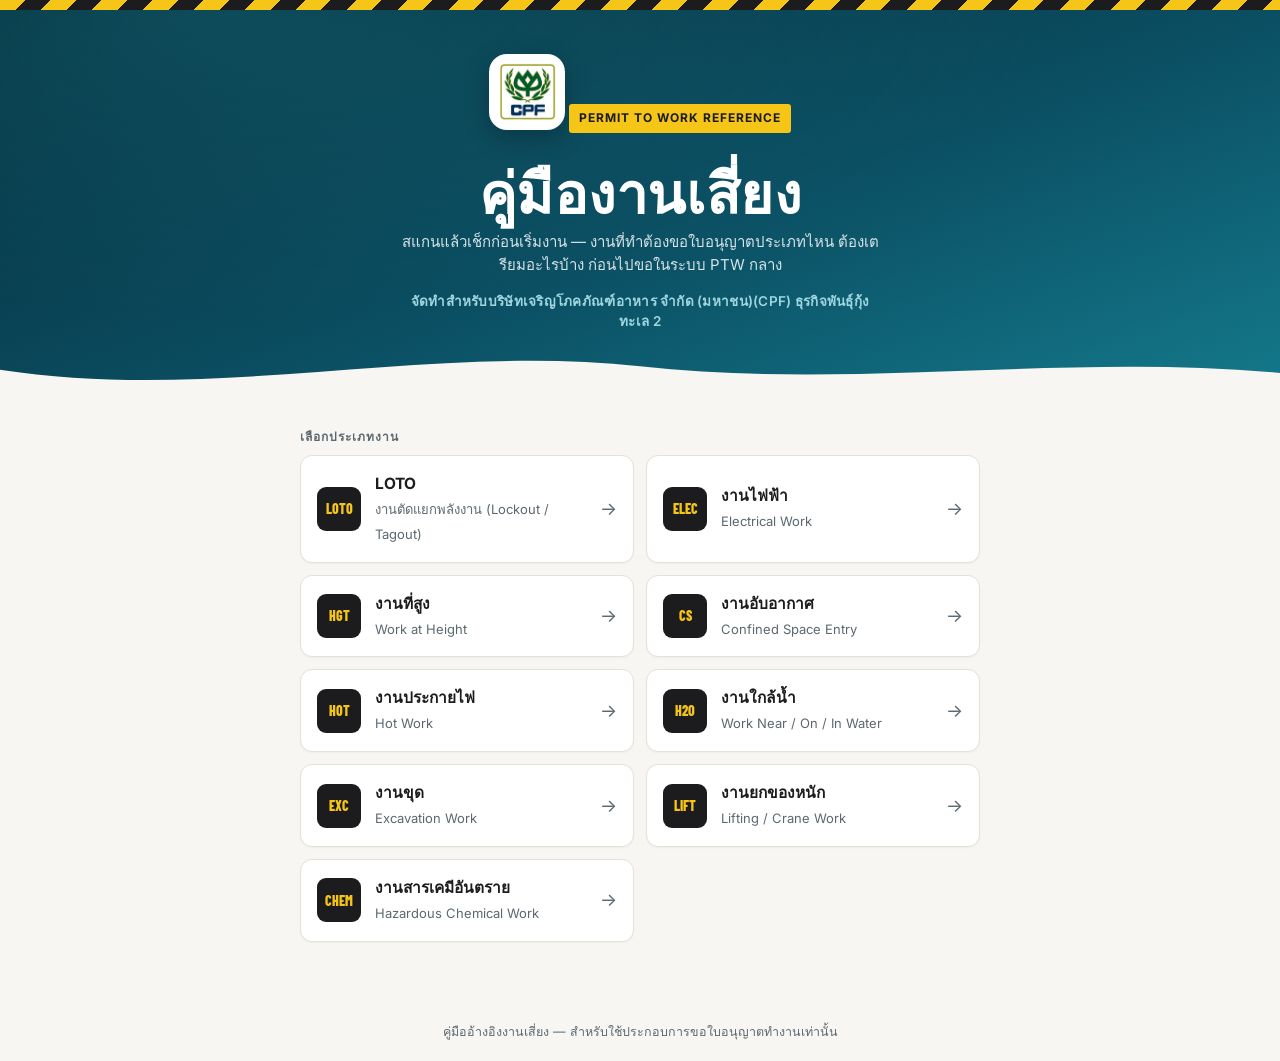
<file: index.html>
<!DOCTYPE html>
<html lang="th">
<head>
<meta charset="UTF-8">
<meta name="viewport" content="width=device-width, initial-scale=1.0">
<title>คู่มืองานเสี่ยง | Permit to Work Reference</title>
<link rel="preconnect" href="https://fonts.googleapis.com">
<link rel="preconnect" href="https://fonts.gstatic.com" crossorigin>
<link href="https://fonts.googleapis.com/css2?family=Barlow+Condensed:wght@600;700;800&family=Inter:wght@400;500;600;700&display=swap" rel="stylesheet">
<link rel="stylesheet" href="style.css">
</head>
<body>

<div class="hazard-strip"></div>

<div class="hero">
  <div class="hero-inner">
    <div class="brand-badge">
      <img src="cpf-logo.png" alt="CPF" class="brand-logo">
    </div>
    <span class="eyebrow">Permit to Work Reference</span>
    <h1>คู่มืองานเสี่ยง</h1>
    <p>สแกนแล้วเช็กก่อนเริ่มงาน — งานที่ทำต้องขอใบอนุญาตประเภทไหน ต้องเตรียมอะไรบ้าง ก่อนไปขอในระบบ PTW กลาง</p>
    <p class="hero-sub">จัดทำสำหรับบริษัทเจริญโภคภัณฑ์อาหาร จำกัด (มหาชน)(CPF) ธุรกิจพันธุ์กุ้งทะเล 2</p>
  </div>
  <svg class="wave-divider" viewBox="0 0 1440 90" preserveAspectRatio="none" xmlns="http://www.w3.org/2000/svg">
    <path d="M0,40 C240,90 480,0 720,35 C960,70 1200,15 1440,45 L1440,90 L0,90 Z" fill="#F7F6F2"/>
  </svg>
</div>

<div class="section-label">เลือกประเภทงาน</div>
<div class="job-grid">
  <a class="job-card" href="loto.html">
    <div class="badge">LOTO</div>
    <div class="job-txt"><strong>LOTO</strong><span>งานตัดแยกพลังงาน (Lockout / Tagout)</span></div>
    <div class="arrow">→</div>
  </a>
  <a class="job-card" href="electrical.html">
    <div class="badge">ELEC</div>
    <div class="job-txt"><strong>งานไฟฟ้า</strong><span>Electrical Work</span></div>
    <div class="arrow">→</div>
  </a>
  <a class="job-card" href="height.html">
    <div class="badge">HGT</div>
    <div class="job-txt"><strong>งานที่สูง</strong><span>Work at Height</span></div>
    <div class="arrow">→</div>
  </a>
  <a class="job-card" href="confined-space.html">
    <div class="badge">CS</div>
    <div class="job-txt"><strong>งานอับอากาศ</strong><span>Confined Space Entry</span></div>
    <div class="arrow">→</div>
  </a>
  <a class="job-card" href="hot-work.html">
    <div class="badge">HOT</div>
    <div class="job-txt"><strong>งานประกายไฟ</strong><span>Hot Work</span></div>
    <div class="arrow">→</div>
  </a>
  <a class="job-card" href="water-work.html">
    <div class="badge">H2O</div>
    <div class="job-txt"><strong>งานใกล้น้ำ</strong><span>Work Near / On / In Water</span></div>
    <div class="arrow">→</div>
  </a>
  <a class="job-card" href="excavation.html">
    <div class="badge">EXC</div>
    <div class="job-txt"><strong>งานขุด</strong><span>Excavation Work</span></div>
    <div class="arrow">→</div>
  </a>
  <a class="job-card" href="lifting-crane.html">
    <div class="badge">LIFT</div>
    <div class="job-txt"><strong>งานยกของหนัก</strong><span>Lifting / Crane Work</span></div>
    <div class="arrow">→</div>
  </a>
  <a class="job-card" href="chemical.html">
    <div class="badge">CHEM</div>
    <div class="job-txt"><strong>งานสารเคมีอันตราย</strong><span>Hazardous Chemical Work</span></div>
    <div class="arrow">→</div>
  </a></div>

<footer>คู่มืออ้างอิงงานเสี่ยง — สำหรับใช้ประกอบการขอใบอนุญาตทำงานเท่านั้น</footer>

</body>
</html>
</file>
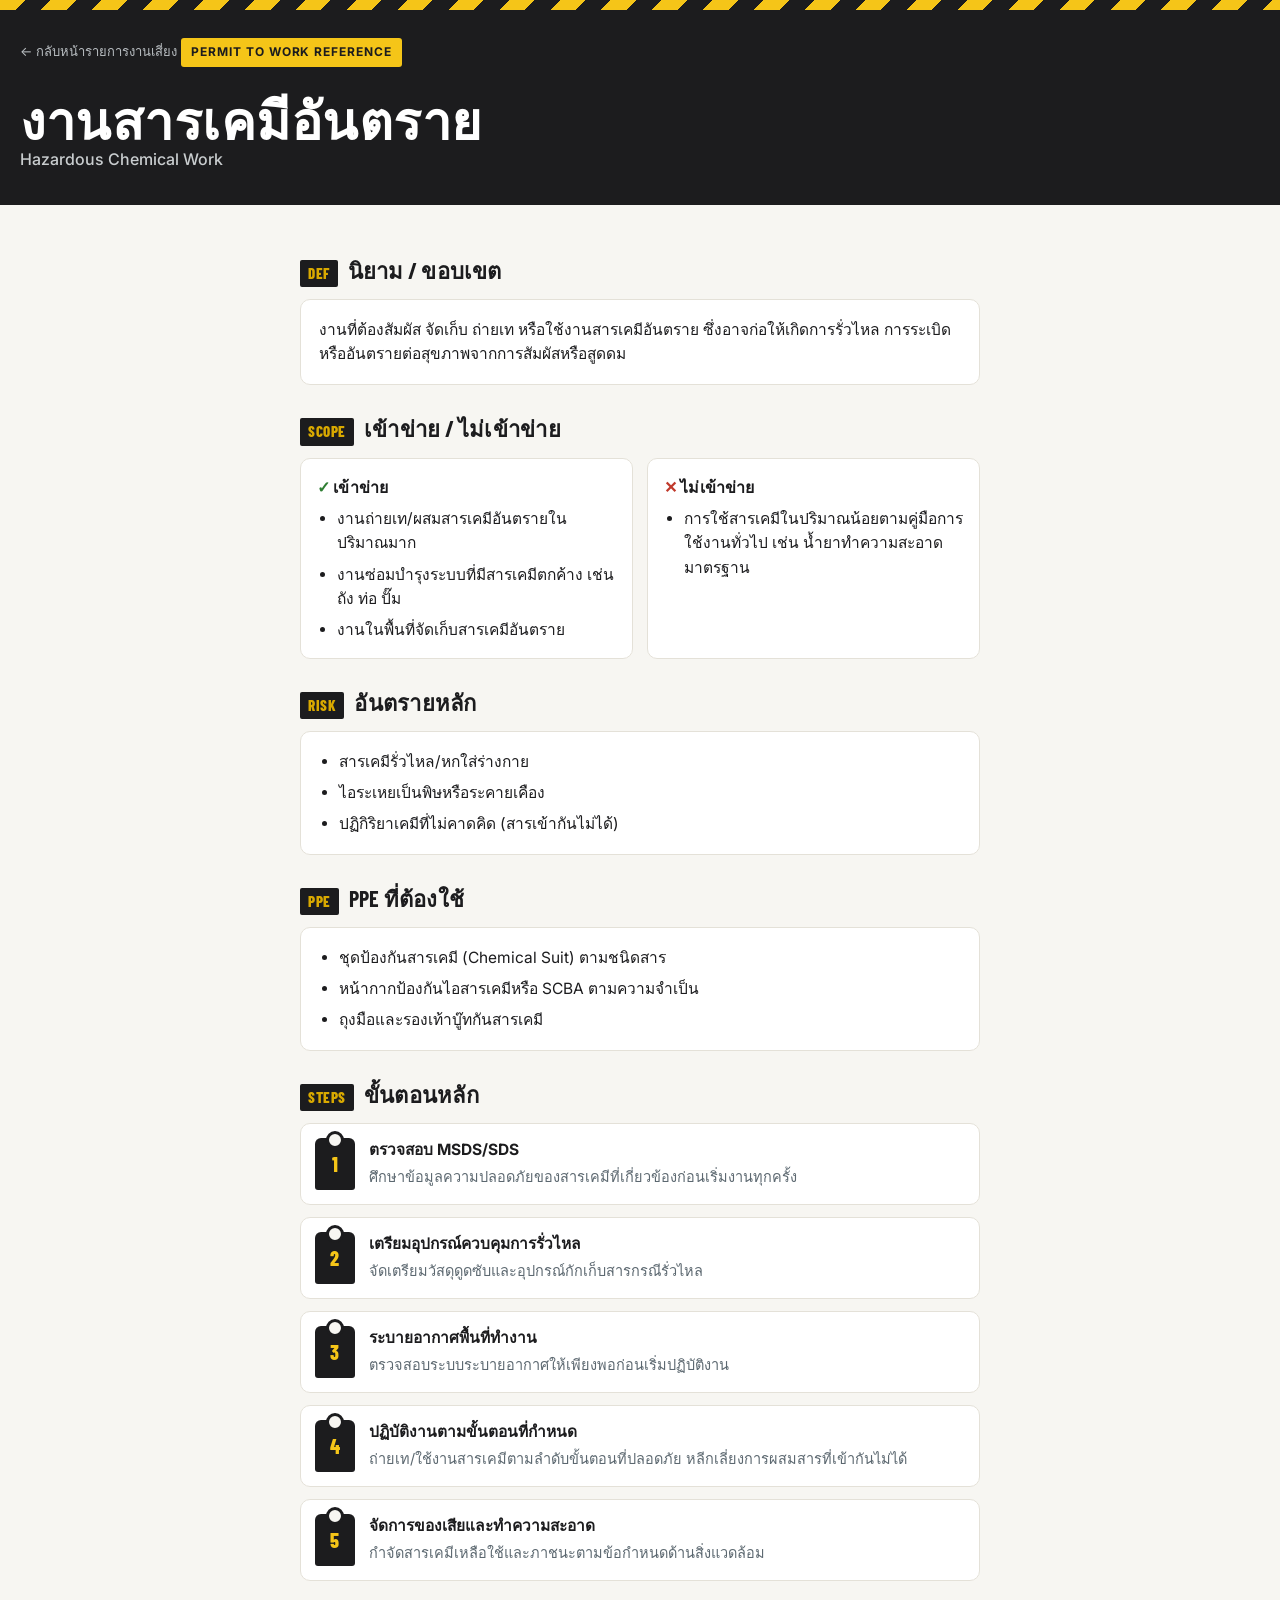
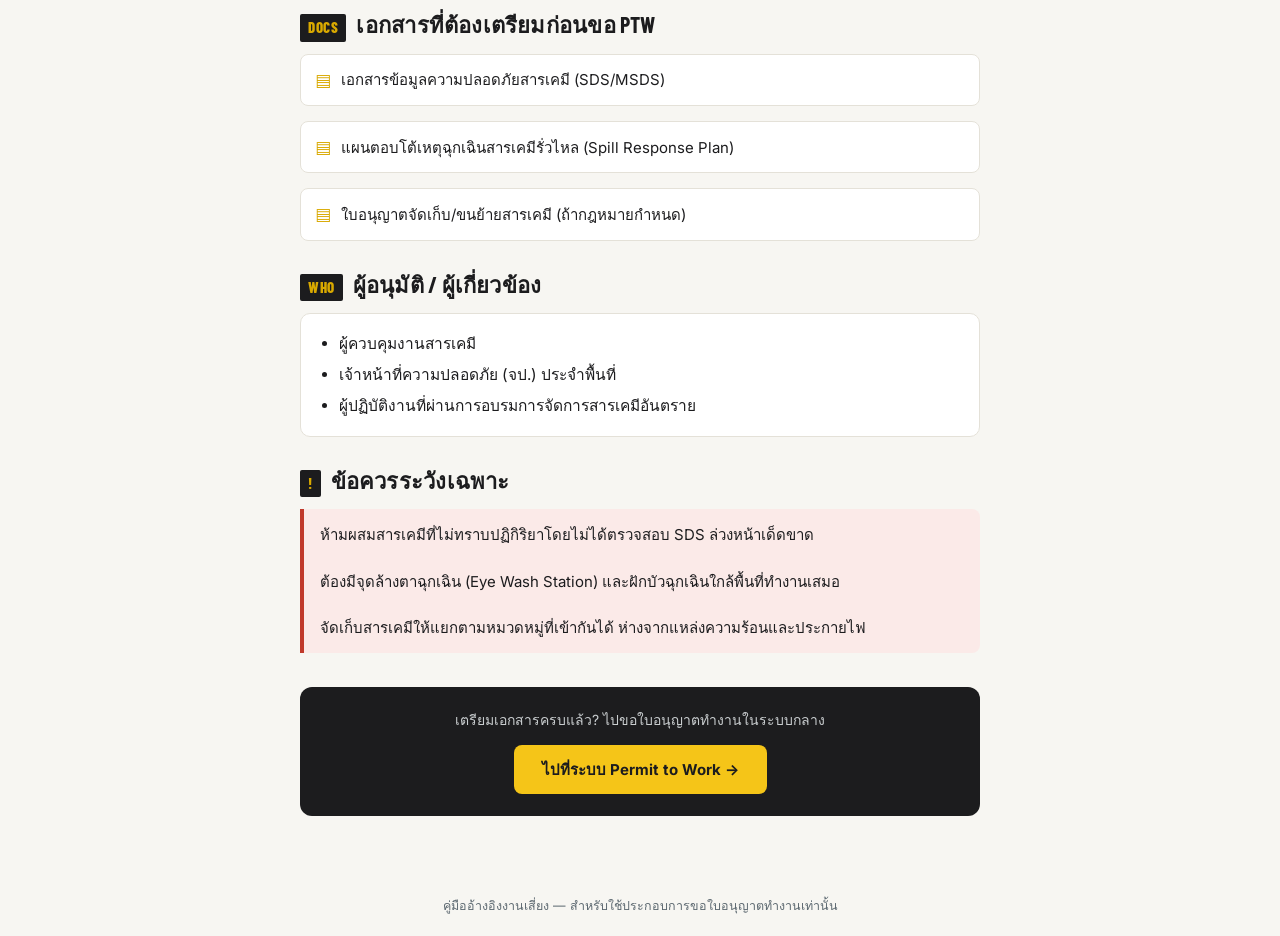
<file: chemical.html>
<!DOCTYPE html>
<html lang="th">
<head>
<meta charset="UTF-8">
<meta name="viewport" content="width=device-width, initial-scale=1.0">
<title>งานสารเคมีอันตราย | คู่มืองานเสี่ยง</title>
<link rel="preconnect" href="https://fonts.googleapis.com">
<link rel="preconnect" href="https://fonts.gstatic.com" crossorigin>
<link href="https://fonts.googleapis.com/css2?family=Barlow+Condensed:wght@600;700;800&family=Inter:wght@400;500;600;700&display=swap" rel="stylesheet">
<link rel="stylesheet" href="style.css">
</head>
<body>

<div class="hazard-strip"></div>

<header class="page-head">
  <a href="index.html" class="breadcrumb">← กลับหน้ารายการงานเสี่ยง</a>
  <span class="eyebrow">Permit to Work Reference</span>
  <h1>งานสารเคมีอันตราย
    <small>Hazardous Chemical Work</small>
  </h1>
</header>

<main>

  <section>
    <div class="section-head"><span class="glyph">DEF</span><h2>นิยาม / ขอบเขต</h2></div>
    <div class="card"><p>งานที่ต้องสัมผัส จัดเก็บ ถ่ายเท หรือใช้งานสารเคมีอันตราย ซึ่งอาจก่อให้เกิดการรั่วไหล การระเบิด หรืออันตรายต่อสุขภาพจากการสัมผัสหรือสูดดม</p></div>
  </section>

  <section>
    <div class="section-head"><span class="glyph">SCOPE</span><h2>เข้าข่าย / ไม่เข้าข่าย</h2></div>
    <div class="two-col">
      <div class="mini-card in"><h3>เข้าข่าย</h3><ul><li>งานถ่ายเท/ผสมสารเคมีอันตรายในปริมาณมาก</li><li>งานซ่อมบำรุงระบบที่มีสารเคมีตกค้าง เช่น ถัง ท่อ ปั๊ม</li><li>งานในพื้นที่จัดเก็บสารเคมีอันตราย</li></ul></div>
      <div class="mini-card out"><h3>ไม่เข้าข่าย</h3><ul><li>การใช้สารเคมีในปริมาณน้อยตามคู่มือการใช้งานทั่วไป เช่น น้ำยาทำความสะอาดมาตรฐาน</li></ul></div>
    </div>
  </section>

  <section>
    <div class="section-head"><span class="glyph">RISK</span><h2>อันตรายหลัก</h2></div>
    <div class="card"><ul><li>สารเคมีรั่วไหล/หกใส่ร่างกาย</li><li>ไอระเหยเป็นพิษหรือระคายเคือง</li><li>ปฏิกิริยาเคมีที่ไม่คาดคิด (สารเข้ากันไม่ได้)</li></ul></div>
  </section>

  <section>
    <div class="section-head"><span class="glyph">PPE</span><h2>PPE ที่ต้องใช้</h2></div>
    <div class="card"><ul><li>ชุดป้องกันสารเคมี (Chemical Suit) ตามชนิดสาร</li><li>หน้ากากป้องกันไอสารเคมีหรือ SCBA ตามความจำเป็น</li><li>ถุงมือและรองเท้าบู๊ทกันสารเคมี</li></ul></div>
  </section>

  <section>
    <div class="section-head"><span class="glyph">STEPS</span><h2>ขั้นตอนหลัก</h2></div>
    <div class="steps"><div class="tag"><div class="tag-num">1</div><div class="tag-body"><strong>ตรวจสอบ MSDS/SDS</strong><span>ศึกษาข้อมูลความปลอดภัยของสารเคมีที่เกี่ยวข้องก่อนเริ่มงานทุกครั้ง</span></div></div><div class="tag"><div class="tag-num">2</div><div class="tag-body"><strong>เตรียมอุปกรณ์ควบคุมการรั่วไหล</strong><span>จัดเตรียมวัสดุดูดซับและอุปกรณ์กักเก็บสารกรณีรั่วไหล</span></div></div><div class="tag"><div class="tag-num">3</div><div class="tag-body"><strong>ระบายอากาศพื้นที่ทำงาน</strong><span>ตรวจสอบระบบระบายอากาศให้เพียงพอก่อนเริ่มปฏิบัติงาน</span></div></div><div class="tag"><div class="tag-num">4</div><div class="tag-body"><strong>ปฏิบัติงานตามขั้นตอนที่กำหนด</strong><span>ถ่ายเท/ใช้งานสารเคมีตามลำดับขั้นตอนที่ปลอดภัย หลีกเลี่ยงการผสมสารที่เข้ากันไม่ได้</span></div></div><div class="tag"><div class="tag-num">5</div><div class="tag-body"><strong>จัดการของเสียและทำความสะอาด</strong><span>กำจัดสารเคมีเหลือใช้และภาชนะตามข้อกำหนดด้านสิ่งแวดล้อม</span></div></div></div>
  </section>

  <section>
    <div class="section-head"><span class="glyph">DOCS</span><h2>เอกสารที่ต้องเตรียมก่อนขอ PTW</h2></div>
    <ul class="doc-list"><li>เอกสารข้อมูลความปลอดภัยสารเคมี (SDS/MSDS)</li><li>แผนตอบโต้เหตุฉุกเฉินสารเคมีรั่วไหล (Spill Response Plan)</li><li>ใบอนุญาตจัดเก็บ/ขนย้ายสารเคมี (ถ้ากฎหมายกำหนด)</li></ul>
  </section>

  <section>
    <div class="section-head"><span class="glyph">WHO</span><h2>ผู้อนุมัติ / ผู้เกี่ยวข้อง</h2></div>
    <div class="card"><ul><li>ผู้ควบคุมงานสารเคมี</li><li>เจ้าหน้าที่ความปลอดภัย (จป.) ประจำพื้นที่</li><li>ผู้ปฏิบัติงานที่ผ่านการอบรมการจัดการสารเคมีอันตราย</li></ul></div>
  </section>

  <section>
    <div class="section-head"><span class="glyph">!</span><h2>ข้อควรระวังเฉพาะ</h2></div>
    <div class="callout">ห้ามผสมสารเคมีที่ไม่ทราบปฏิกิริยาโดยไม่ได้ตรวจสอบ SDS ล่วงหน้าเด็ดขาด<br><br>ต้องมีจุดล้างตาฉุกเฉิน (Eye Wash Station) และฝักบัวฉุกเฉินใกล้พื้นที่ทำงานเสมอ<br><br>จัดเก็บสารเคมีให้แยกตามหมวดหมู่ที่เข้ากันได้ ห่างจากแหล่งความร้อนและประกายไฟ</div>
  </section>

  <div class="ptw-cta">
    <p>เตรียมเอกสารครบแล้ว? ไปขอใบอนุญาตทำงานในระบบกลาง</p>
    <a href="#">ไปที่ระบบ Permit to Work →</a>
  </div>

</main>

<footer>คู่มืออ้างอิงงานเสี่ยง — สำหรับใช้ประกอบการขอใบอนุญาตทำงานเท่านั้น</footer>

</body>
</html>
</file>
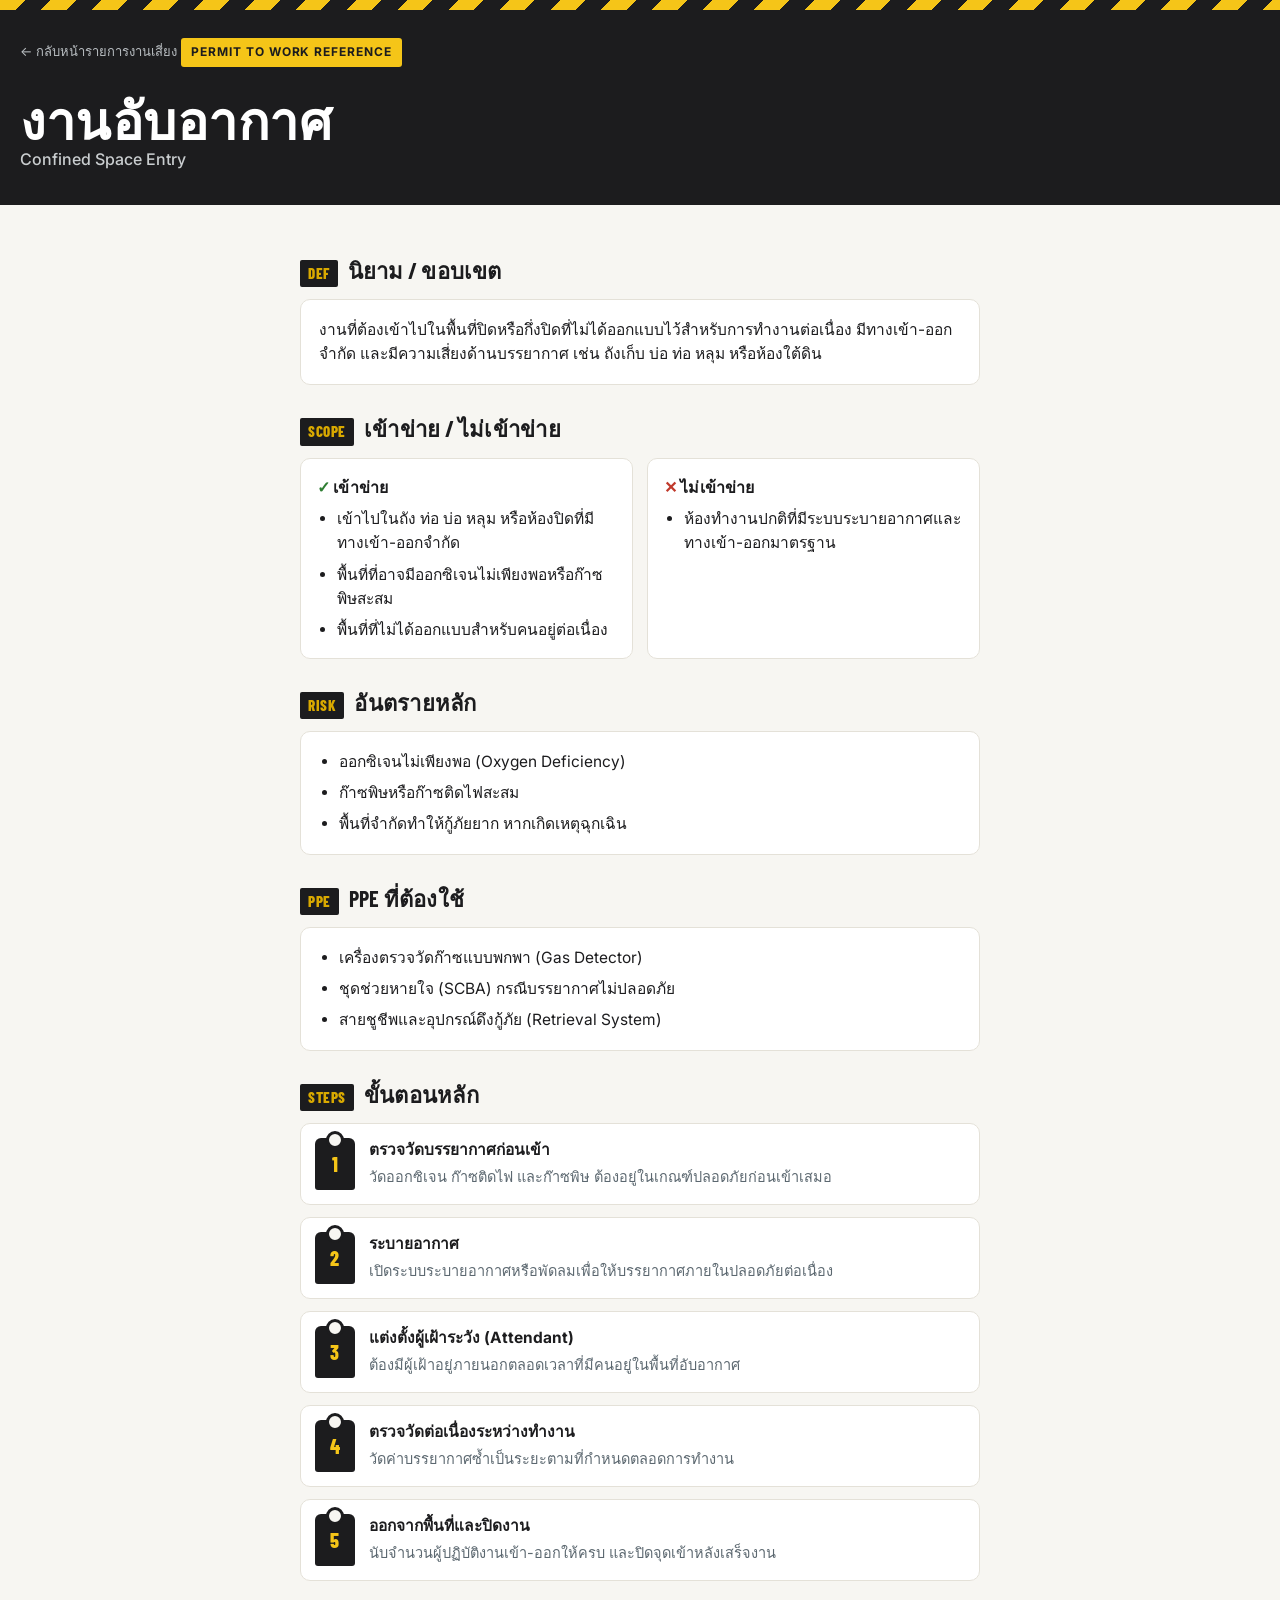
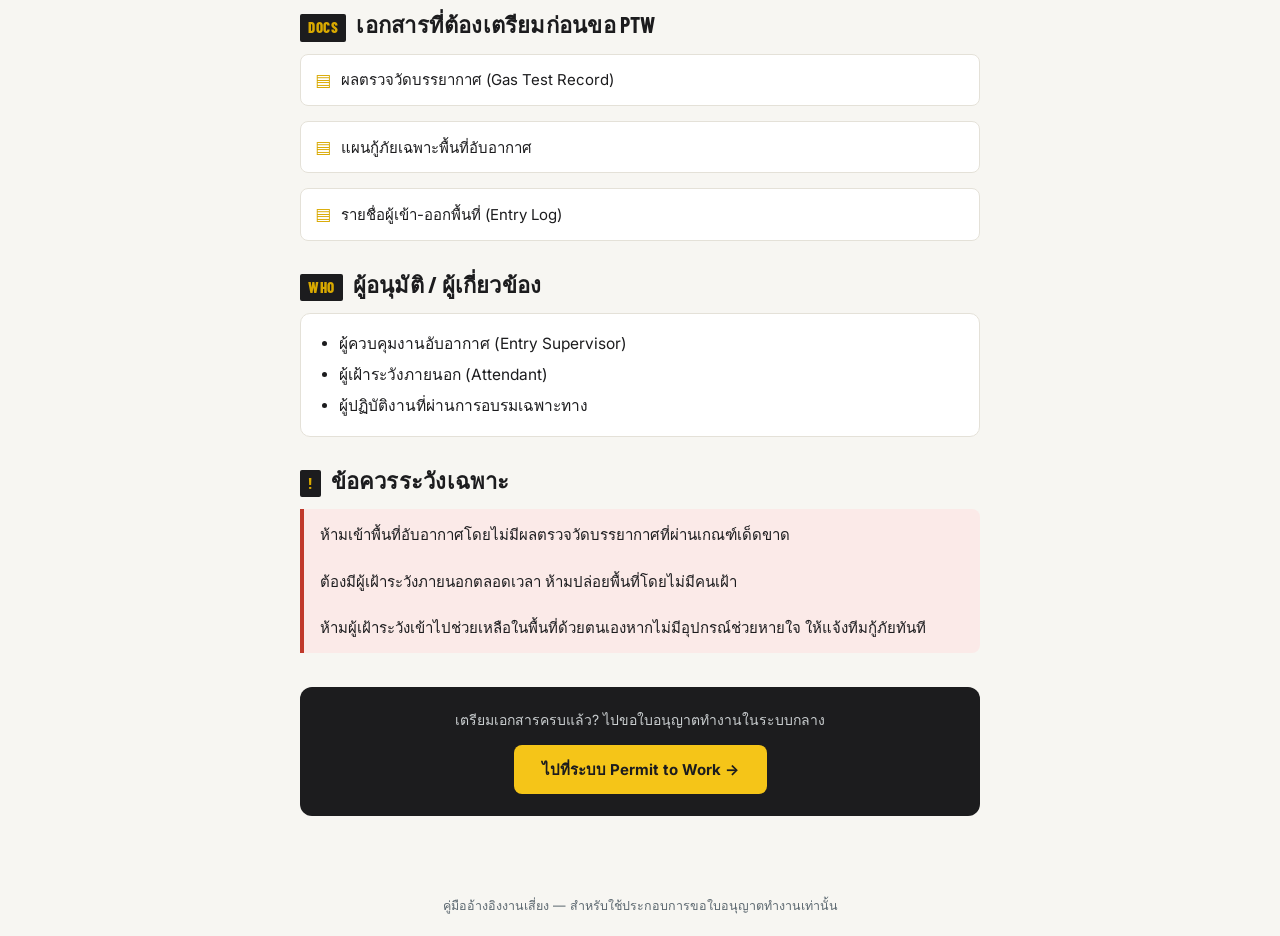
<file: confined-space.html>
<!DOCTYPE html>
<html lang="th">
<head>
<meta charset="UTF-8">
<meta name="viewport" content="width=device-width, initial-scale=1.0">
<title>งานอับอากาศ | คู่มืองานเสี่ยง</title>
<link rel="preconnect" href="https://fonts.googleapis.com">
<link rel="preconnect" href="https://fonts.gstatic.com" crossorigin>
<link href="https://fonts.googleapis.com/css2?family=Barlow+Condensed:wght@600;700;800&family=Inter:wght@400;500;600;700&display=swap" rel="stylesheet">
<link rel="stylesheet" href="style.css">
</head>
<body>

<div class="hazard-strip"></div>

<header class="page-head">
  <a href="index.html" class="breadcrumb">← กลับหน้ารายการงานเสี่ยง</a>
  <span class="eyebrow">Permit to Work Reference</span>
  <h1>งานอับอากาศ
    <small>Confined Space Entry</small>
  </h1>
</header>

<main>

  <section>
    <div class="section-head"><span class="glyph">DEF</span><h2>นิยาม / ขอบเขต</h2></div>
    <div class="card"><p>งานที่ต้องเข้าไปในพื้นที่ปิดหรือกึ่งปิดที่ไม่ได้ออกแบบไว้สำหรับการทำงานต่อเนื่อง มีทางเข้า-ออกจำกัด และมีความเสี่ยงด้านบรรยากาศ เช่น ถังเก็บ บ่อ ท่อ หลุม หรือห้องใต้ดิน</p></div>
  </section>

  <section>
    <div class="section-head"><span class="glyph">SCOPE</span><h2>เข้าข่าย / ไม่เข้าข่าย</h2></div>
    <div class="two-col">
      <div class="mini-card in"><h3>เข้าข่าย</h3><ul><li>เข้าไปในถัง ท่อ บ่อ หลุม หรือห้องปิดที่มีทางเข้า-ออกจำกัด</li><li>พื้นที่ที่อาจมีออกซิเจนไม่เพียงพอหรือก๊าซพิษสะสม</li><li>พื้นที่ที่ไม่ได้ออกแบบสำหรับคนอยู่ต่อเนื่อง</li></ul></div>
      <div class="mini-card out"><h3>ไม่เข้าข่าย</h3><ul><li>ห้องทำงานปกติที่มีระบบระบายอากาศและทางเข้า-ออกมาตรฐาน</li></ul></div>
    </div>
  </section>

  <section>
    <div class="section-head"><span class="glyph">RISK</span><h2>อันตรายหลัก</h2></div>
    <div class="card"><ul><li>ออกซิเจนไม่เพียงพอ (Oxygen Deficiency)</li><li>ก๊าซพิษหรือก๊าซติดไฟสะสม</li><li>พื้นที่จำกัดทำให้กู้ภัยยาก หากเกิดเหตุฉุกเฉิน</li></ul></div>
  </section>

  <section>
    <div class="section-head"><span class="glyph">PPE</span><h2>PPE ที่ต้องใช้</h2></div>
    <div class="card"><ul><li>เครื่องตรวจวัดก๊าซแบบพกพา (Gas Detector)</li><li>ชุดช่วยหายใจ (SCBA) กรณีบรรยากาศไม่ปลอดภัย</li><li>สายชูชีพและอุปกรณ์ดึงกู้ภัย (Retrieval System)</li></ul></div>
  </section>

  <section>
    <div class="section-head"><span class="glyph">STEPS</span><h2>ขั้นตอนหลัก</h2></div>
    <div class="steps"><div class="tag"><div class="tag-num">1</div><div class="tag-body"><strong>ตรวจวัดบรรยากาศก่อนเข้า</strong><span>วัดออกซิเจน ก๊าซติดไฟ และก๊าซพิษ ต้องอยู่ในเกณฑ์ปลอดภัยก่อนเข้าเสมอ</span></div></div><div class="tag"><div class="tag-num">2</div><div class="tag-body"><strong>ระบายอากาศ</strong><span>เปิดระบบระบายอากาศหรือพัดลมเพื่อให้บรรยากาศภายในปลอดภัยต่อเนื่อง</span></div></div><div class="tag"><div class="tag-num">3</div><div class="tag-body"><strong>แต่งตั้งผู้เฝ้าระวัง (Attendant)</strong><span>ต้องมีผู้เฝ้าอยู่ภายนอกตลอดเวลาที่มีคนอยู่ในพื้นที่อับอากาศ</span></div></div><div class="tag"><div class="tag-num">4</div><div class="tag-body"><strong>ตรวจวัดต่อเนื่องระหว่างทำงาน</strong><span>วัดค่าบรรยากาศซ้ำเป็นระยะตามที่กำหนดตลอดการทำงาน</span></div></div><div class="tag"><div class="tag-num">5</div><div class="tag-body"><strong>ออกจากพื้นที่และปิดงาน</strong><span>นับจำนวนผู้ปฏิบัติงานเข้า-ออกให้ครบ และปิดจุดเข้าหลังเสร็จงาน</span></div></div></div>
  </section>

  <section>
    <div class="section-head"><span class="glyph">DOCS</span><h2>เอกสารที่ต้องเตรียมก่อนขอ PTW</h2></div>
    <ul class="doc-list"><li>ผลตรวจวัดบรรยากาศ (Gas Test Record)</li><li>แผนกู้ภัยเฉพาะพื้นที่อับอากาศ</li><li>รายชื่อผู้เข้า-ออกพื้นที่ (Entry Log)</li></ul>
  </section>

  <section>
    <div class="section-head"><span class="glyph">WHO</span><h2>ผู้อนุมัติ / ผู้เกี่ยวข้อง</h2></div>
    <div class="card"><ul><li>ผู้ควบคุมงานอับอากาศ (Entry Supervisor)</li><li>ผู้เฝ้าระวังภายนอก (Attendant)</li><li>ผู้ปฏิบัติงานที่ผ่านการอบรมเฉพาะทาง</li></ul></div>
  </section>

  <section>
    <div class="section-head"><span class="glyph">!</span><h2>ข้อควรระวังเฉพาะ</h2></div>
    <div class="callout">ห้ามเข้าพื้นที่อับอากาศโดยไม่มีผลตรวจวัดบรรยากาศที่ผ่านเกณฑ์เด็ดขาด<br><br>ต้องมีผู้เฝ้าระวังภายนอกตลอดเวลา ห้ามปล่อยพื้นที่โดยไม่มีคนเฝ้า<br><br>ห้ามผู้เฝ้าระวังเข้าไปช่วยเหลือในพื้นที่ด้วยตนเองหากไม่มีอุปกรณ์ช่วยหายใจ ให้แจ้งทีมกู้ภัยทันที</div>
  </section>

  <div class="ptw-cta">
    <p>เตรียมเอกสารครบแล้ว? ไปขอใบอนุญาตทำงานในระบบกลาง</p>
    <a href="#">ไปที่ระบบ Permit to Work →</a>
  </div>

</main>

<footer>คู่มืออ้างอิงงานเสี่ยง — สำหรับใช้ประกอบการขอใบอนุญาตทำงานเท่านั้น</footer>

</body>
</html>
</file>
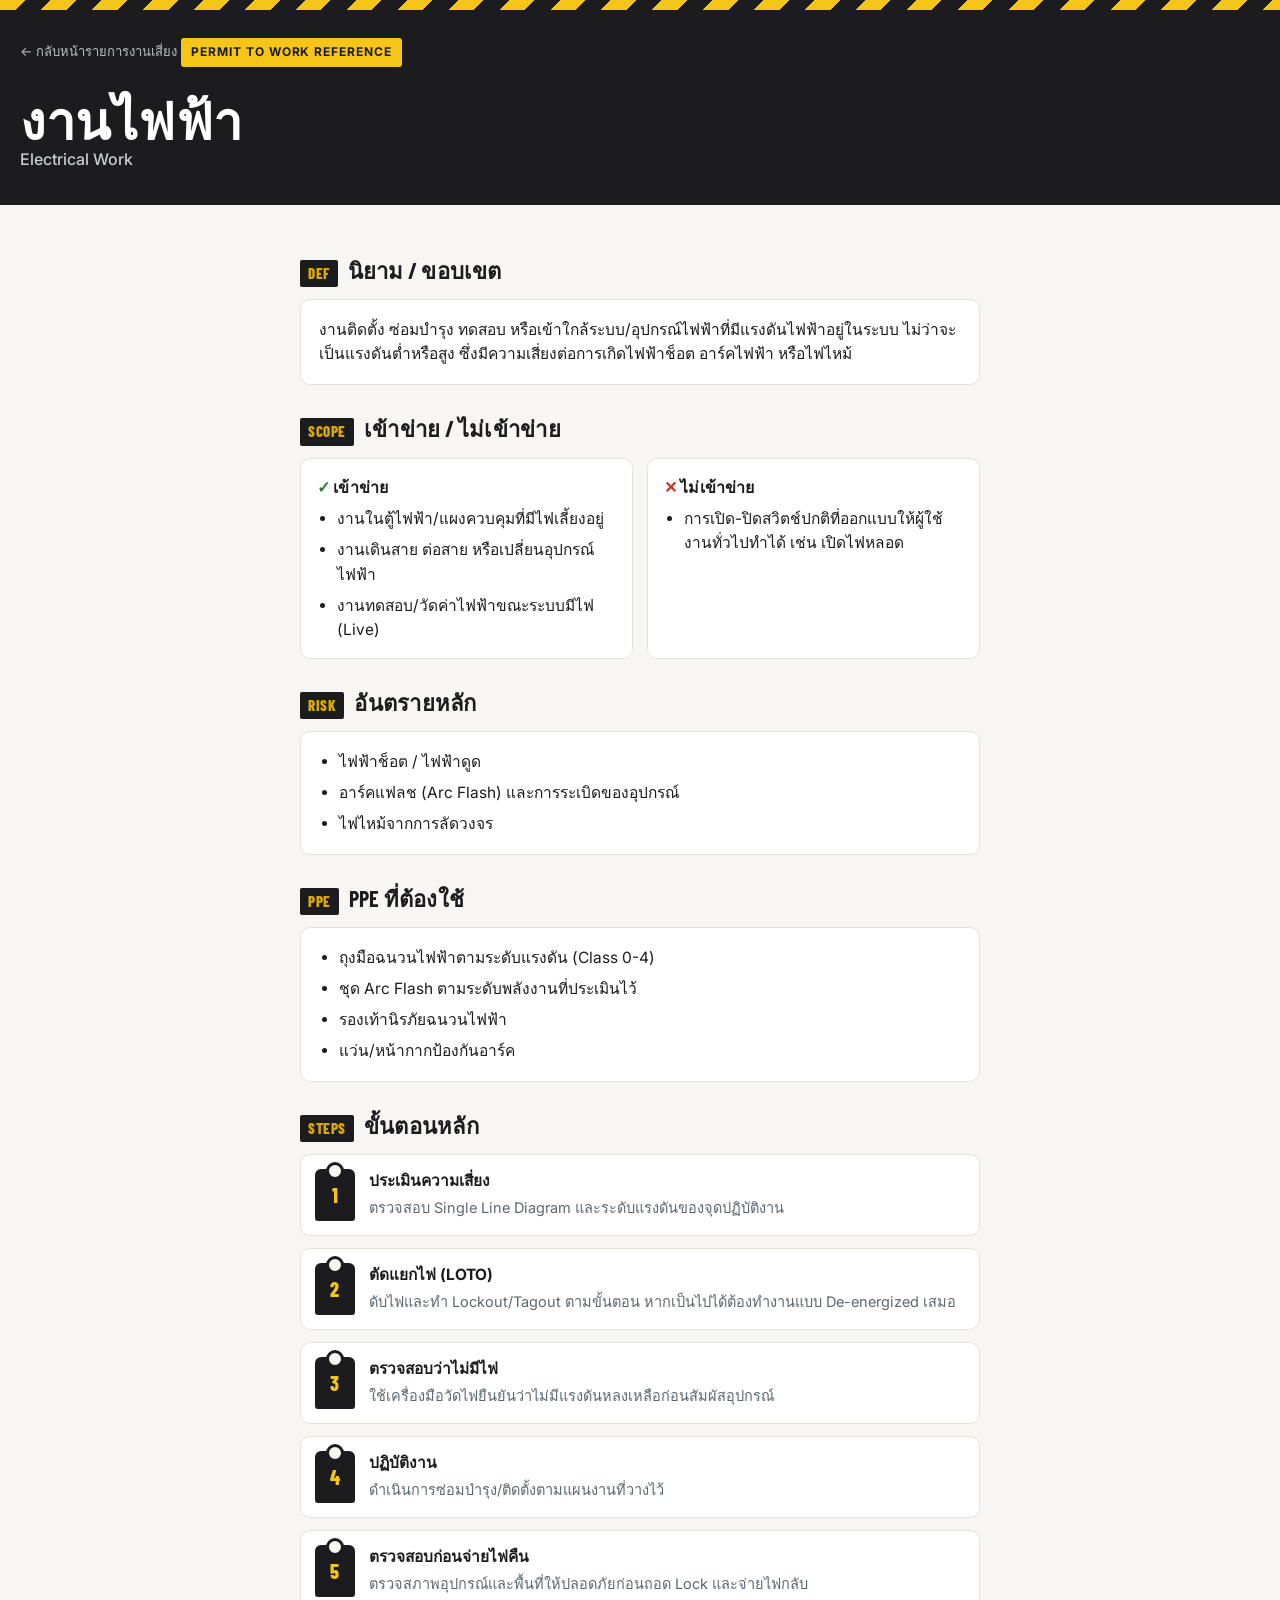
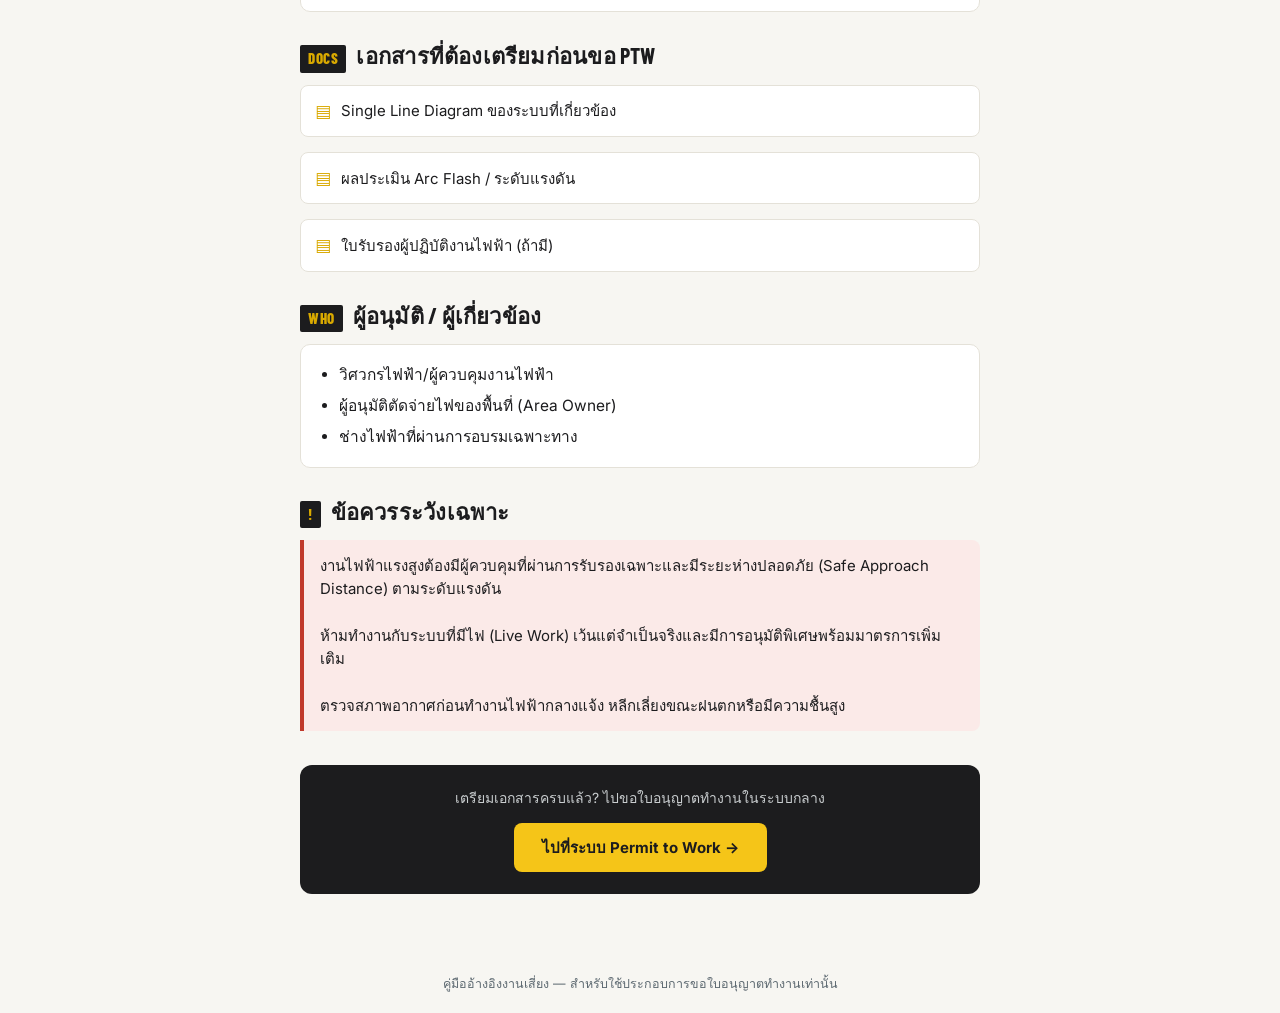
<file: electrical.html>
<!DOCTYPE html>
<html lang="th">
<head>
<meta charset="UTF-8">
<meta name="viewport" content="width=device-width, initial-scale=1.0">
<title>งานไฟฟ้า | คู่มืองานเสี่ยง</title>
<link rel="preconnect" href="https://fonts.googleapis.com">
<link rel="preconnect" href="https://fonts.gstatic.com" crossorigin>
<link href="https://fonts.googleapis.com/css2?family=Barlow+Condensed:wght@600;700;800&family=Inter:wght@400;500;600;700&display=swap" rel="stylesheet">
<link rel="stylesheet" href="style.css">
</head>
<body>

<div class="hazard-strip"></div>

<header class="page-head">
  <a href="index.html" class="breadcrumb">← กลับหน้ารายการงานเสี่ยง</a>
  <span class="eyebrow">Permit to Work Reference</span>
  <h1>งานไฟฟ้า
    <small>Electrical Work</small>
  </h1>
</header>

<main>

  <section>
    <div class="section-head"><span class="glyph">DEF</span><h2>นิยาม / ขอบเขต</h2></div>
    <div class="card"><p>งานติดตั้ง ซ่อมบำรุง ทดสอบ หรือเข้าใกล้ระบบ/อุปกรณ์ไฟฟ้าที่มีแรงดันไฟฟ้าอยู่ในระบบ ไม่ว่าจะเป็นแรงดันต่ำหรือสูง ซึ่งมีความเสี่ยงต่อการเกิดไฟฟ้าช็อต อาร์คไฟฟ้า หรือไฟไหม้</p></div>
  </section>

  <section>
    <div class="section-head"><span class="glyph">SCOPE</span><h2>เข้าข่าย / ไม่เข้าข่าย</h2></div>
    <div class="two-col">
      <div class="mini-card in"><h3>เข้าข่าย</h3><ul><li>งานในตู้ไฟฟ้า/แผงควบคุมที่มีไฟเลี้ยงอยู่</li><li>งานเดินสาย ต่อสาย หรือเปลี่ยนอุปกรณ์ไฟฟ้า</li><li>งานทดสอบ/วัดค่าไฟฟ้าขณะระบบมีไฟ (Live)</li></ul></div>
      <div class="mini-card out"><h3>ไม่เข้าข่าย</h3><ul><li>การเปิด-ปิดสวิตช์ปกติที่ออกแบบให้ผู้ใช้งานทั่วไปทำได้ เช่น เปิดไฟหลอด</li></ul></div>
    </div>
  </section>

  <section>
    <div class="section-head"><span class="glyph">RISK</span><h2>อันตรายหลัก</h2></div>
    <div class="card"><ul><li>ไฟฟ้าช็อต / ไฟฟ้าดูด</li><li>อาร์คแฟลช (Arc Flash) และการระเบิดของอุปกรณ์</li><li>ไฟไหม้จากการลัดวงจร</li></ul></div>
  </section>

  <section>
    <div class="section-head"><span class="glyph">PPE</span><h2>PPE ที่ต้องใช้</h2></div>
    <div class="card"><ul><li>ถุงมือฉนวนไฟฟ้าตามระดับแรงดัน (Class 0-4)</li><li>ชุด Arc Flash ตามระดับพลังงานที่ประเมินไว้</li><li>รองเท้านิรภัยฉนวนไฟฟ้า</li><li>แว่น/หน้ากากป้องกันอาร์ค</li></ul></div>
  </section>

  <section>
    <div class="section-head"><span class="glyph">STEPS</span><h2>ขั้นตอนหลัก</h2></div>
    <div class="steps"><div class="tag"><div class="tag-num">1</div><div class="tag-body"><strong>ประเมินความเสี่ยง</strong><span>ตรวจสอบ Single Line Diagram และระดับแรงดันของจุดปฏิบัติงาน</span></div></div><div class="tag"><div class="tag-num">2</div><div class="tag-body"><strong>ตัดแยกไฟ (LOTO)</strong><span>ดับไฟและทำ Lockout/Tagout ตามขั้นตอน หากเป็นไปได้ต้องทำงานแบบ De-energized เสมอ</span></div></div><div class="tag"><div class="tag-num">3</div><div class="tag-body"><strong>ตรวจสอบว่าไม่มีไฟ</strong><span>ใช้เครื่องมือวัดไฟยืนยันว่าไม่มีแรงดันหลงเหลือก่อนสัมผัสอุปกรณ์</span></div></div><div class="tag"><div class="tag-num">4</div><div class="tag-body"><strong>ปฏิบัติงาน</strong><span>ดำเนินการซ่อมบำรุง/ติดตั้งตามแผนงานที่วางไว้</span></div></div><div class="tag"><div class="tag-num">5</div><div class="tag-body"><strong>ตรวจสอบก่อนจ่ายไฟคืน</strong><span>ตรวจสภาพอุปกรณ์และพื้นที่ให้ปลอดภัยก่อนถอด Lock และจ่ายไฟกลับ</span></div></div></div>
  </section>

  <section>
    <div class="section-head"><span class="glyph">DOCS</span><h2>เอกสารที่ต้องเตรียมก่อนขอ PTW</h2></div>
    <ul class="doc-list"><li>Single Line Diagram ของระบบที่เกี่ยวข้อง</li><li>ผลประเมิน Arc Flash / ระดับแรงดัน</li><li>ใบรับรองผู้ปฏิบัติงานไฟฟ้า (ถ้ามี)</li></ul>
  </section>

  <section>
    <div class="section-head"><span class="glyph">WHO</span><h2>ผู้อนุมัติ / ผู้เกี่ยวข้อง</h2></div>
    <div class="card"><ul><li>วิศวกรไฟฟ้า/ผู้ควบคุมงานไฟฟ้า</li><li>ผู้อนุมัติตัดจ่ายไฟของพื้นที่ (Area Owner)</li><li>ช่างไฟฟ้าที่ผ่านการอบรมเฉพาะทาง</li></ul></div>
  </section>

  <section>
    <div class="section-head"><span class="glyph">!</span><h2>ข้อควรระวังเฉพาะ</h2></div>
    <div class="callout">งานไฟฟ้าแรงสูงต้องมีผู้ควบคุมที่ผ่านการรับรองเฉพาะและมีระยะห่างปลอดภัย (Safe Approach Distance) ตามระดับแรงดัน<br><br>ห้ามทำงานกับระบบที่มีไฟ (Live Work) เว้นแต่จำเป็นจริงและมีการอนุมัติพิเศษพร้อมมาตรการเพิ่มเติม<br><br>ตรวจสภาพอากาศก่อนทำงานไฟฟ้ากลางแจ้ง หลีกเลี่ยงขณะฝนตกหรือมีความชื้นสูง</div>
  </section>

  <div class="ptw-cta">
    <p>เตรียมเอกสารครบแล้ว? ไปขอใบอนุญาตทำงานในระบบกลาง</p>
    <a href="#">ไปที่ระบบ Permit to Work →</a>
  </div>

</main>

<footer>คู่มืออ้างอิงงานเสี่ยง — สำหรับใช้ประกอบการขอใบอนุญาตทำงานเท่านั้น</footer>

</body>
</html>
</file>
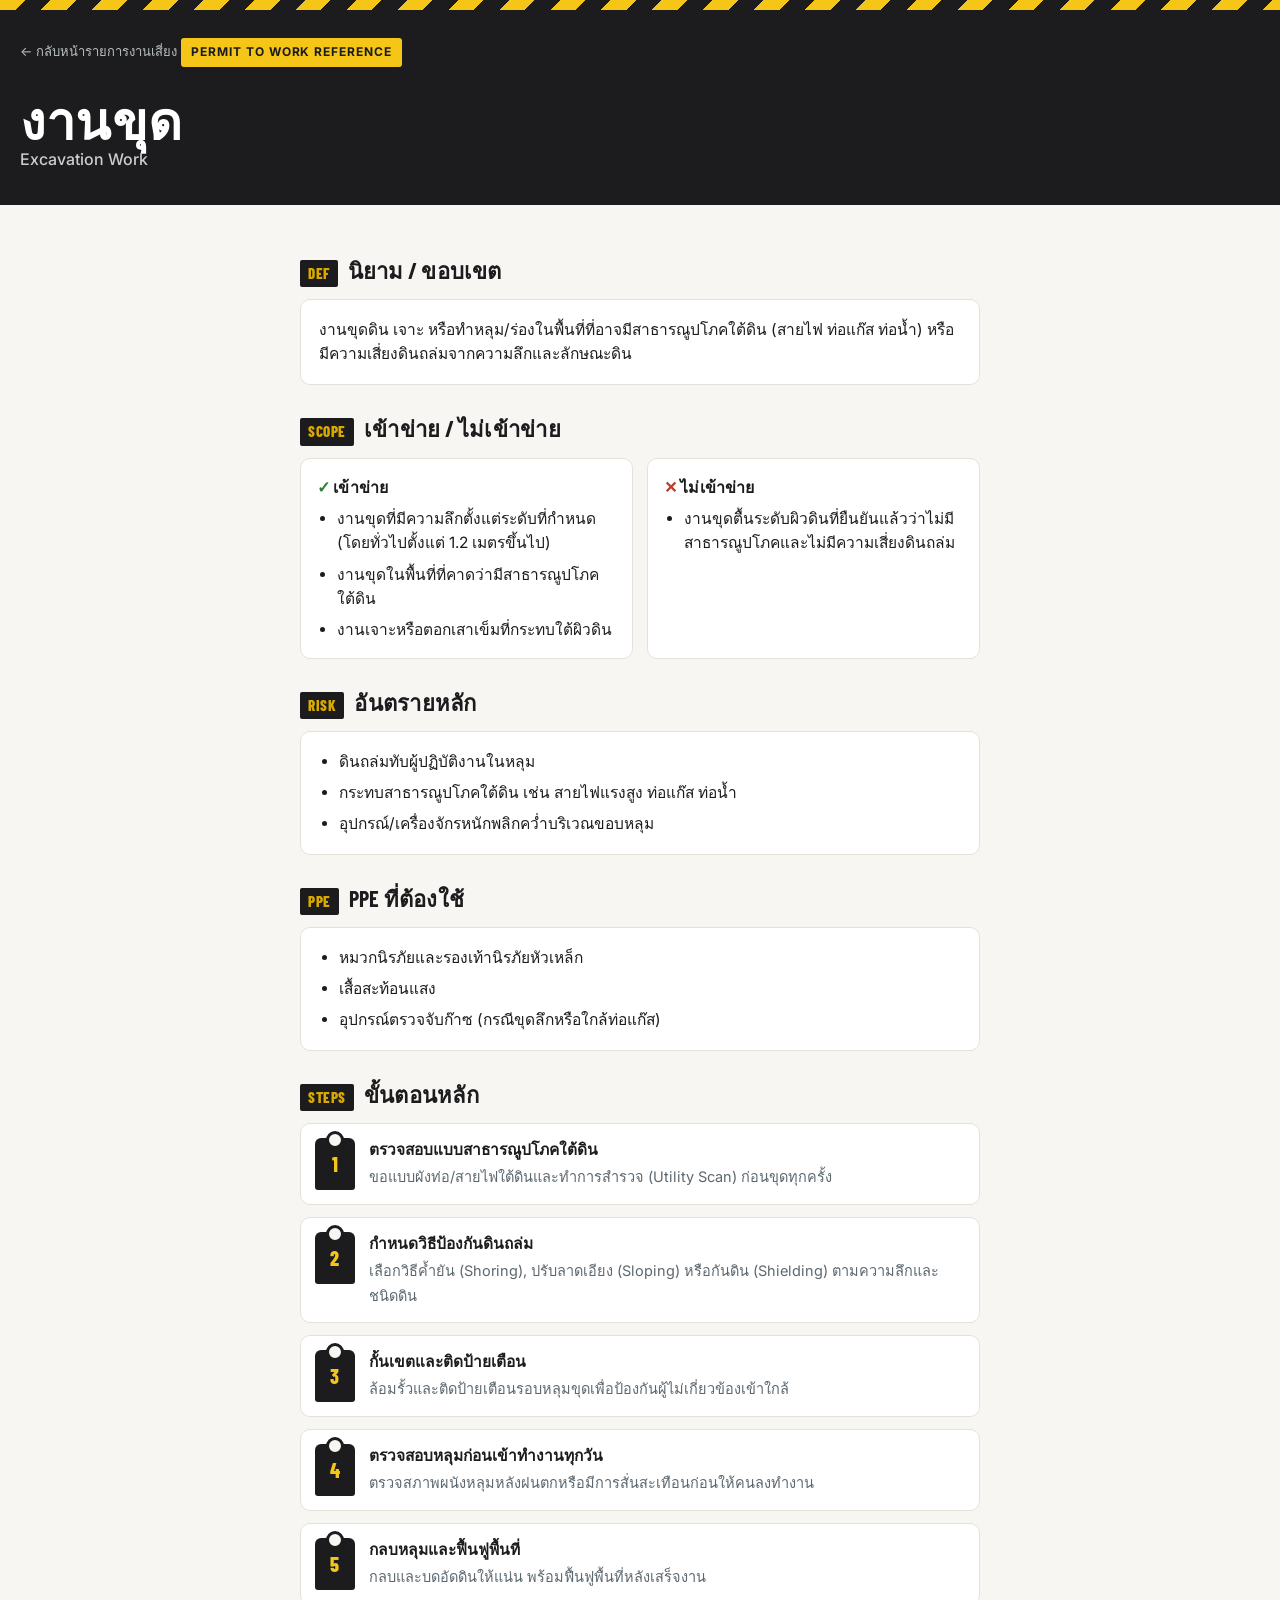
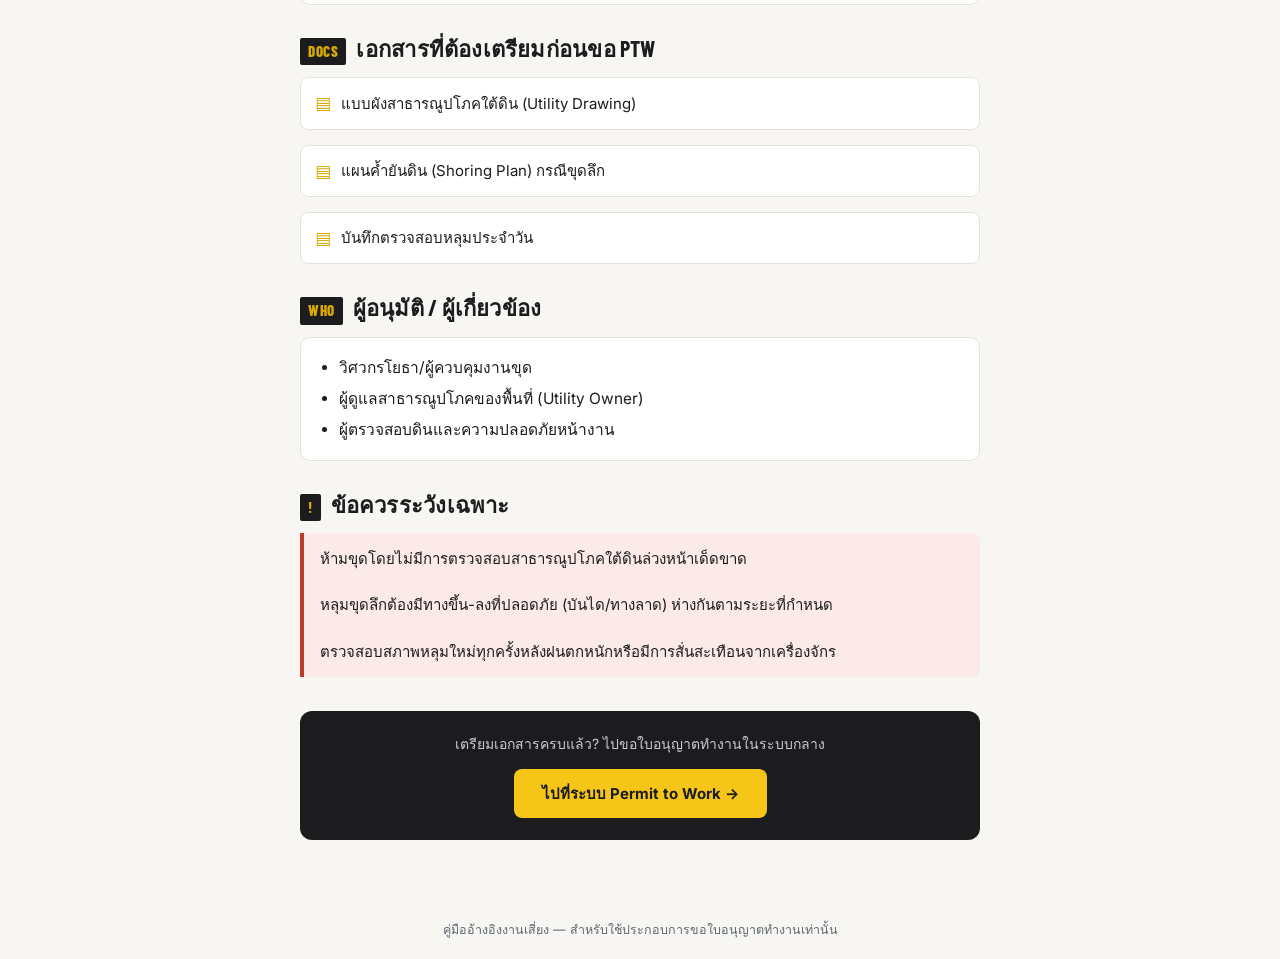
<file: excavation.html>
<!DOCTYPE html>
<html lang="th">
<head>
<meta charset="UTF-8">
<meta name="viewport" content="width=device-width, initial-scale=1.0">
<title>งานขุด | คู่มืองานเสี่ยง</title>
<link rel="preconnect" href="https://fonts.googleapis.com">
<link rel="preconnect" href="https://fonts.gstatic.com" crossorigin>
<link href="https://fonts.googleapis.com/css2?family=Barlow+Condensed:wght@600;700;800&family=Inter:wght@400;500;600;700&display=swap" rel="stylesheet">
<link rel="stylesheet" href="style.css">
</head>
<body>

<div class="hazard-strip"></div>

<header class="page-head">
  <a href="index.html" class="breadcrumb">← กลับหน้ารายการงานเสี่ยง</a>
  <span class="eyebrow">Permit to Work Reference</span>
  <h1>งานขุด
    <small>Excavation Work</small>
  </h1>
</header>

<main>

  <section>
    <div class="section-head"><span class="glyph">DEF</span><h2>นิยาม / ขอบเขต</h2></div>
    <div class="card"><p>งานขุดดิน เจาะ หรือทำหลุม/ร่องในพื้นที่ที่อาจมีสาธารณูปโภคใต้ดิน (สายไฟ ท่อแก๊ส ท่อน้ำ) หรือมีความเสี่ยงดินถล่มจากความลึกและลักษณะดิน</p></div>
  </section>

  <section>
    <div class="section-head"><span class="glyph">SCOPE</span><h2>เข้าข่าย / ไม่เข้าข่าย</h2></div>
    <div class="two-col">
      <div class="mini-card in"><h3>เข้าข่าย</h3><ul><li>งานขุดที่มีความลึกตั้งแต่ระดับที่กำหนด (โดยทั่วไปตั้งแต่ 1.2 เมตรขึ้นไป)</li><li>งานขุดในพื้นที่ที่คาดว่ามีสาธารณูปโภคใต้ดิน</li><li>งานเจาะหรือตอกเสาเข็มที่กระทบใต้ผิวดิน</li></ul></div>
      <div class="mini-card out"><h3>ไม่เข้าข่าย</h3><ul><li>งานขุดตื้นระดับผิวดินที่ยืนยันแล้วว่าไม่มีสาธารณูปโภคและไม่มีความเสี่ยงดินถล่ม</li></ul></div>
    </div>
  </section>

  <section>
    <div class="section-head"><span class="glyph">RISK</span><h2>อันตรายหลัก</h2></div>
    <div class="card"><ul><li>ดินถล่มทับผู้ปฏิบัติงานในหลุม</li><li>กระทบสาธารณูปโภคใต้ดิน เช่น สายไฟแรงสูง ท่อแก๊ส ท่อน้ำ</li><li>อุปกรณ์/เครื่องจักรหนักพลิกคว่ำบริเวณขอบหลุม</li></ul></div>
  </section>

  <section>
    <div class="section-head"><span class="glyph">PPE</span><h2>PPE ที่ต้องใช้</h2></div>
    <div class="card"><ul><li>หมวกนิรภัยและรองเท้านิรภัยหัวเหล็ก</li><li>เสื้อสะท้อนแสง</li><li>อุปกรณ์ตรวจจับก๊าซ (กรณีขุดลึกหรือใกล้ท่อแก๊ส)</li></ul></div>
  </section>

  <section>
    <div class="section-head"><span class="glyph">STEPS</span><h2>ขั้นตอนหลัก</h2></div>
    <div class="steps"><div class="tag"><div class="tag-num">1</div><div class="tag-body"><strong>ตรวจสอบแบบสาธารณูปโภคใต้ดิน</strong><span>ขอแบบผังท่อ/สายไฟใต้ดินและทำการสำรวจ (Utility Scan) ก่อนขุดทุกครั้ง</span></div></div><div class="tag"><div class="tag-num">2</div><div class="tag-body"><strong>กำหนดวิธีป้องกันดินถล่ม</strong><span>เลือกวิธีค้ำยัน (Shoring), ปรับลาดเอียง (Sloping) หรือกันดิน (Shielding) ตามความลึกและชนิดดิน</span></div></div><div class="tag"><div class="tag-num">3</div><div class="tag-body"><strong>กั้นเขตและติดป้ายเตือน</strong><span>ล้อมรั้วและติดป้ายเตือนรอบหลุมขุดเพื่อป้องกันผู้ไม่เกี่ยวข้องเข้าใกล้</span></div></div><div class="tag"><div class="tag-num">4</div><div class="tag-body"><strong>ตรวจสอบหลุมก่อนเข้าทำงานทุกวัน</strong><span>ตรวจสภาพผนังหลุมหลังฝนตกหรือมีการสั่นสะเทือนก่อนให้คนลงทำงาน</span></div></div><div class="tag"><div class="tag-num">5</div><div class="tag-body"><strong>กลบหลุมและฟื้นฟูพื้นที่</strong><span>กลบและบดอัดดินให้แน่น พร้อมฟื้นฟูพื้นที่หลังเสร็จงาน</span></div></div></div>
  </section>

  <section>
    <div class="section-head"><span class="glyph">DOCS</span><h2>เอกสารที่ต้องเตรียมก่อนขอ PTW</h2></div>
    <ul class="doc-list"><li>แบบผังสาธารณูปโภคใต้ดิน (Utility Drawing)</li><li>แผนค้ำยันดิน (Shoring Plan) กรณีขุดลึก</li><li>บันทึกตรวจสอบหลุมประจำวัน</li></ul>
  </section>

  <section>
    <div class="section-head"><span class="glyph">WHO</span><h2>ผู้อนุมัติ / ผู้เกี่ยวข้อง</h2></div>
    <div class="card"><ul><li>วิศวกรโยธา/ผู้ควบคุมงานขุด</li><li>ผู้ดูแลสาธารณูปโภคของพื้นที่ (Utility Owner)</li><li>ผู้ตรวจสอบดินและความปลอดภัยหน้างาน</li></ul></div>
  </section>

  <section>
    <div class="section-head"><span class="glyph">!</span><h2>ข้อควรระวังเฉพาะ</h2></div>
    <div class="callout">ห้ามขุดโดยไม่มีการตรวจสอบสาธารณูปโภคใต้ดินล่วงหน้าเด็ดขาด<br><br>หลุมขุดลึกต้องมีทางขึ้น-ลงที่ปลอดภัย (บันได/ทางลาด) ห่างกันตามระยะที่กำหนด<br><br>ตรวจสอบสภาพหลุมใหม่ทุกครั้งหลังฝนตกหนักหรือมีการสั่นสะเทือนจากเครื่องจักร</div>
  </section>

  <div class="ptw-cta">
    <p>เตรียมเอกสารครบแล้ว? ไปขอใบอนุญาตทำงานในระบบกลาง</p>
    <a href="#">ไปที่ระบบ Permit to Work →</a>
  </div>

</main>

<footer>คู่มืออ้างอิงงานเสี่ยง — สำหรับใช้ประกอบการขอใบอนุญาตทำงานเท่านั้น</footer>

</body>
</html>
</file>
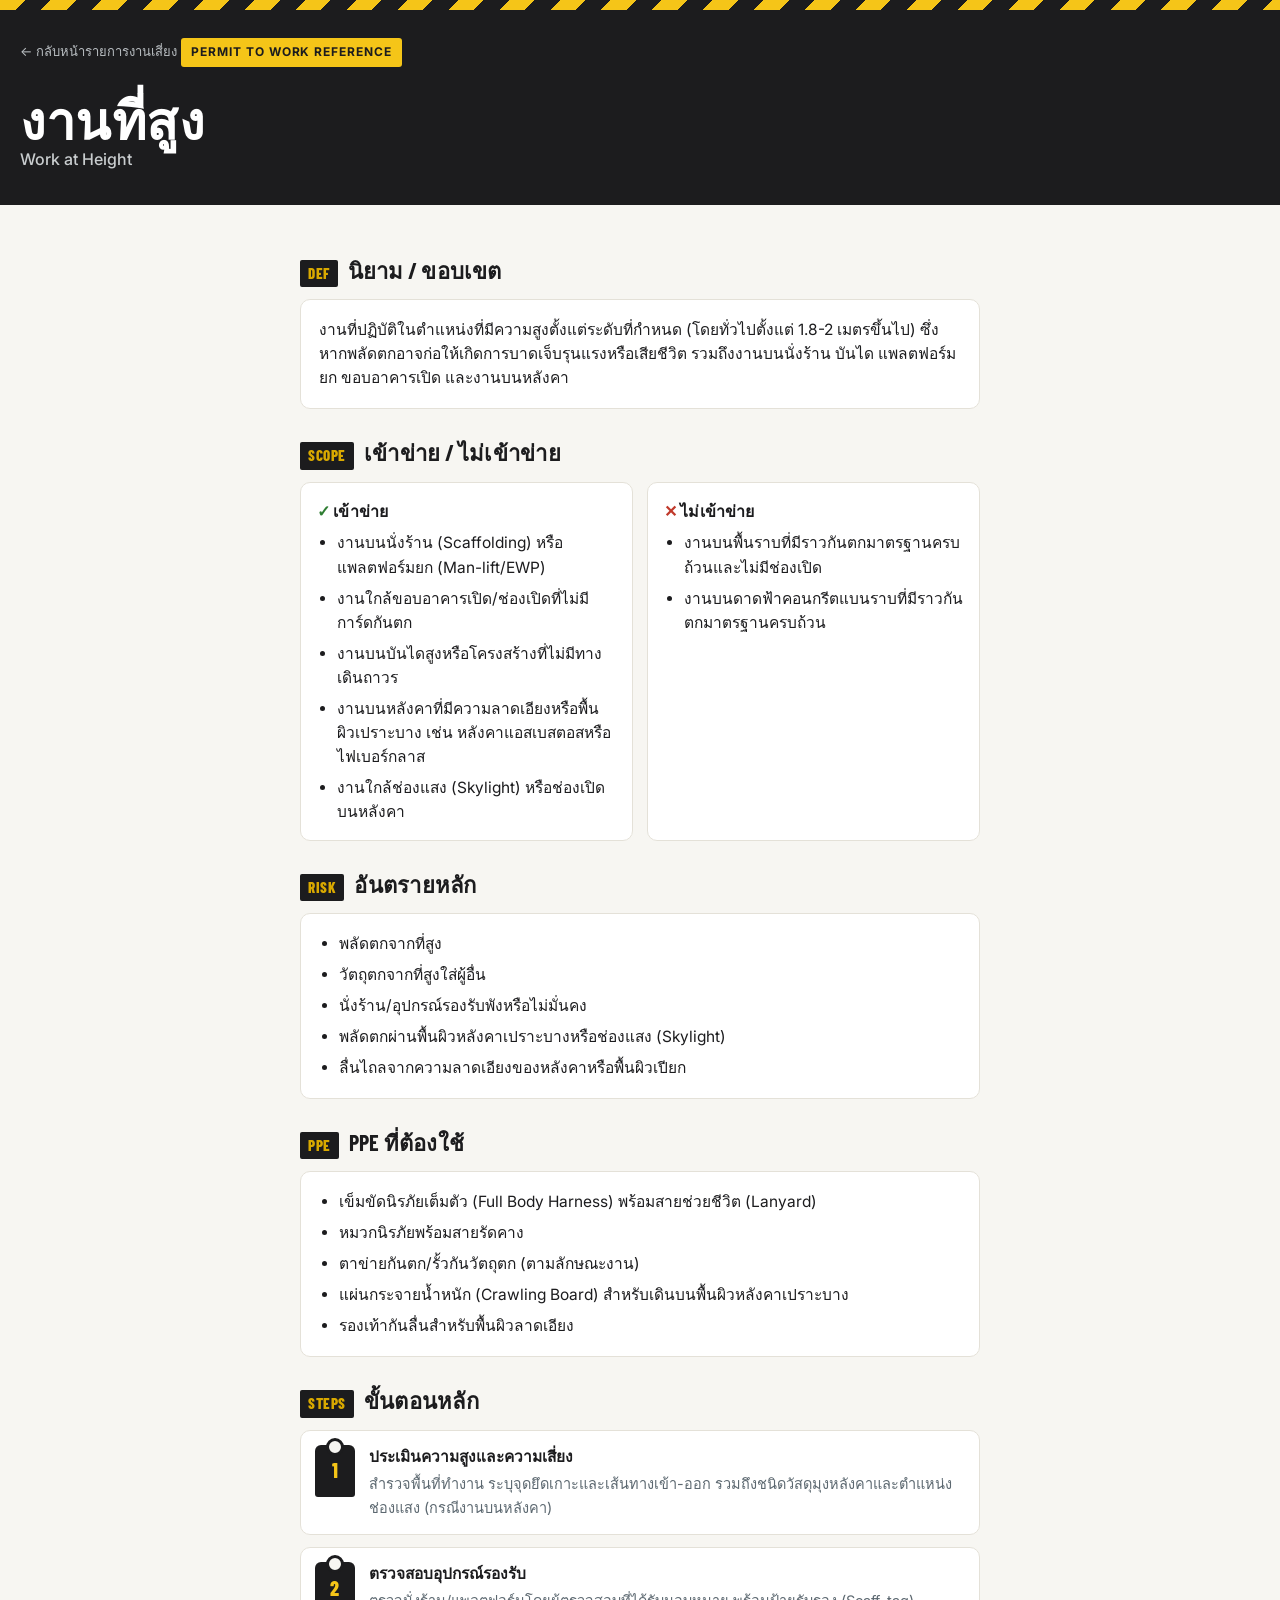
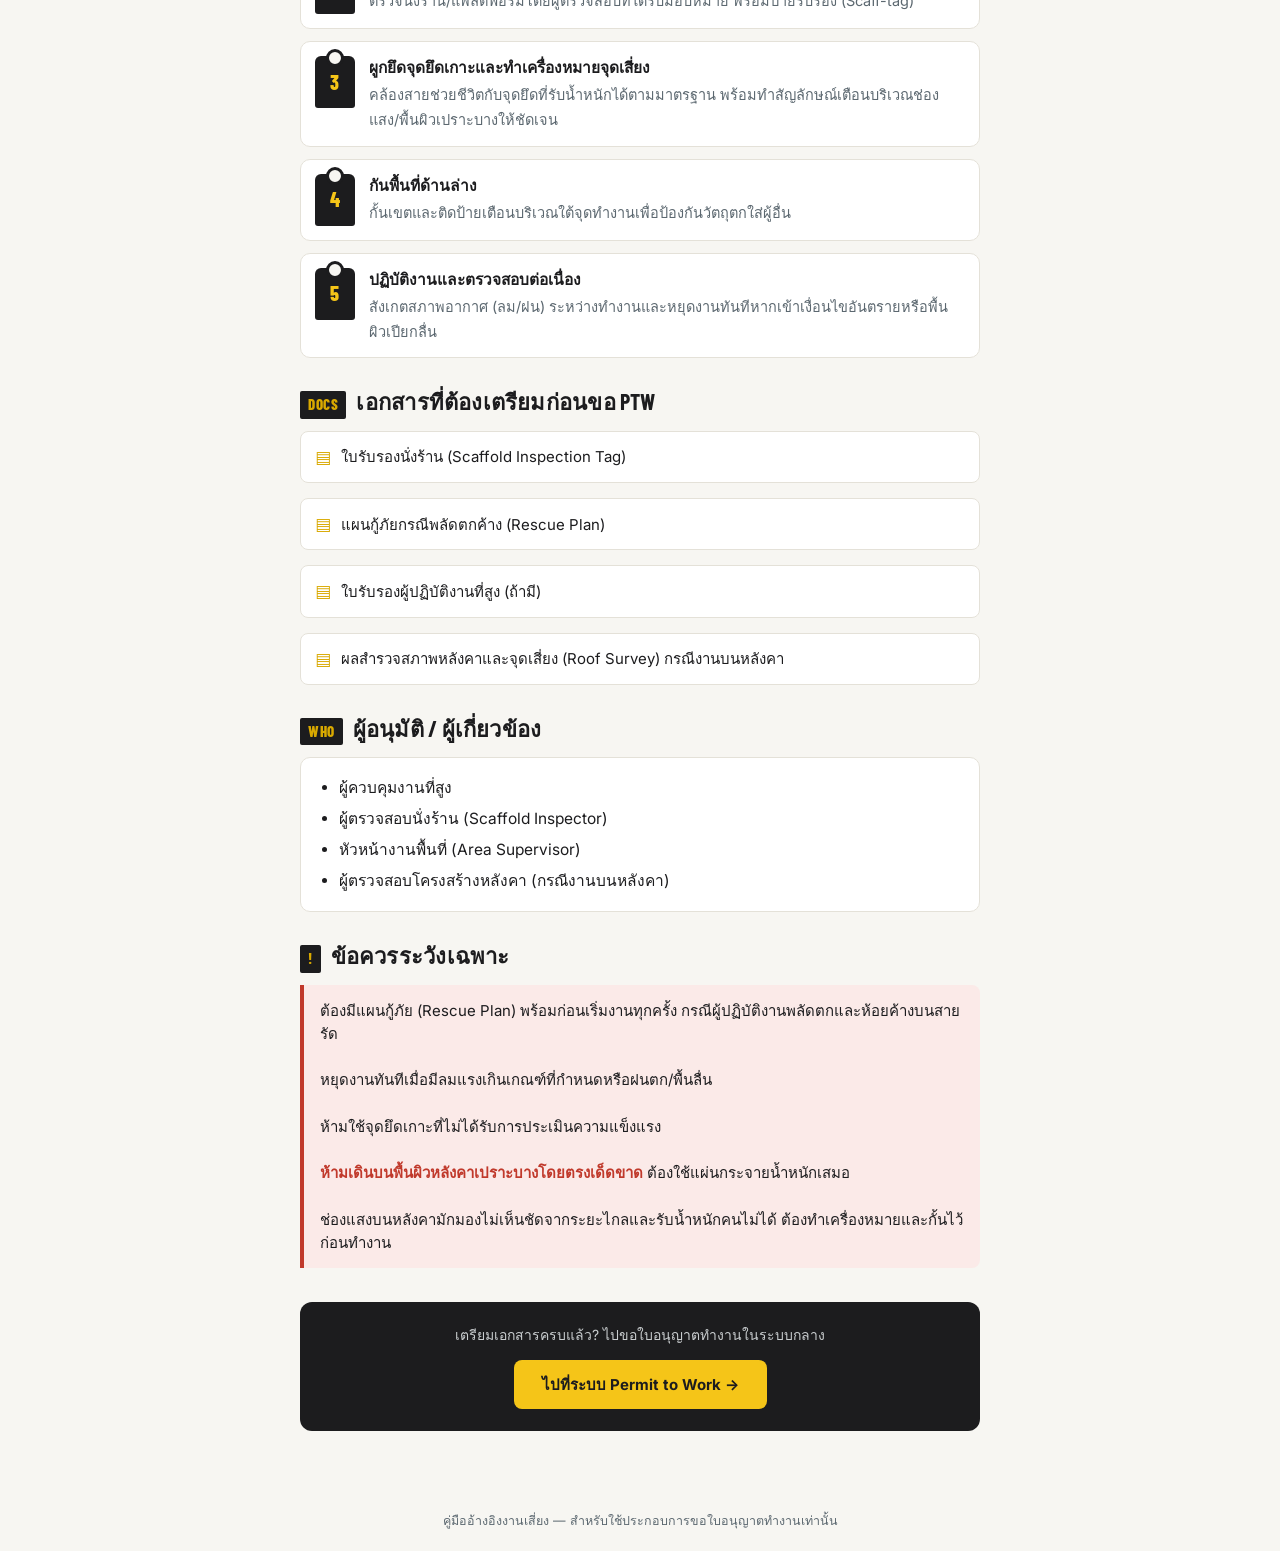
<file: height.html>
<!DOCTYPE html>
<html lang="th">
<head>
<meta charset="UTF-8">
<meta name="viewport" content="width=device-width, initial-scale=1.0">
<title>งานที่สูง | คู่มืองานเสี่ยง</title>
<link rel="preconnect" href="https://fonts.googleapis.com">
<link rel="preconnect" href="https://fonts.gstatic.com" crossorigin>
<link href="https://fonts.googleapis.com/css2?family=Barlow+Condensed:wght@600;700;800&family=Inter:wght@400;500;600;700&display=swap" rel="stylesheet">
<link rel="stylesheet" href="style.css">
</head>
<body>

<div class="hazard-strip"></div>

<header class="page-head">
  <a href="index.html" class="breadcrumb">← กลับหน้ารายการงานเสี่ยง</a>
  <span class="eyebrow">Permit to Work Reference</span>
  <h1>งานที่สูง
    <small>Work at Height</small>
  </h1>
</header>

<main>

  <section>
    <div class="section-head"><span class="glyph">DEF</span><h2>นิยาม / ขอบเขต</h2></div>
    <div class="card"><p>งานที่ปฏิบัติในตำแหน่งที่มีความสูงตั้งแต่ระดับที่กำหนด (โดยทั่วไปตั้งแต่ 1.8-2 เมตรขึ้นไป) ซึ่งหากพลัดตกอาจก่อให้เกิดการบาดเจ็บรุนแรงหรือเสียชีวิต รวมถึงงานบนนั่งร้าน บันได แพลตฟอร์มยก ขอบอาคารเปิด และงานบนหลังคา</p></div>
  </section>

  <section>
    <div class="section-head"><span class="glyph">SCOPE</span><h2>เข้าข่าย / ไม่เข้าข่าย</h2></div>
    <div class="two-col">
      <div class="mini-card in"><h3>เข้าข่าย</h3><ul><li>งานบนนั่งร้าน (Scaffolding) หรือแพลตฟอร์มยก (Man-lift/EWP)</li><li>งานใกล้ขอบอาคารเปิด/ช่องเปิดที่ไม่มีการ์ดกันตก</li><li>งานบนบันไดสูงหรือโครงสร้างที่ไม่มีทางเดินถาวร</li><li>งานบนหลังคาที่มีความลาดเอียงหรือพื้นผิวเปราะบาง เช่น หลังคาแอสเบสตอสหรือไฟเบอร์กลาส</li><li>งานใกล้ช่องแสง (Skylight) หรือช่องเปิดบนหลังคา</li></ul></div>
      <div class="mini-card out"><h3>ไม่เข้าข่าย</h3><ul><li>งานบนพื้นราบที่มีราวกันตกมาตรฐานครบถ้วนและไม่มีช่องเปิด</li><li>งานบนดาดฟ้าคอนกรีตแบนราบที่มีราวกันตกมาตรฐานครบถ้วน</li></ul></div>
    </div>
  </section>

  <section>
    <div class="section-head"><span class="glyph">RISK</span><h2>อันตรายหลัก</h2></div>
    <div class="card"><ul><li>พลัดตกจากที่สูง</li><li>วัตถุตกจากที่สูงใส่ผู้อื่น</li><li>นั่งร้าน/อุปกรณ์รองรับพังหรือไม่มั่นคง</li><li>พลัดตกผ่านพื้นผิวหลังคาเปราะบางหรือช่องแสง (Skylight)</li><li>ลื่นไถลจากความลาดเอียงของหลังคาหรือพื้นผิวเปียก</li></ul></div>
  </section>

  <section>
    <div class="section-head"><span class="glyph">PPE</span><h2>PPE ที่ต้องใช้</h2></div>
    <div class="card"><ul><li>เข็มขัดนิรภัยเต็มตัว (Full Body Harness) พร้อมสายช่วยชีวิต (Lanyard)</li><li>หมวกนิรภัยพร้อมสายรัดคาง</li><li>ตาข่ายกันตก/รั้วกันวัตถุตก (ตามลักษณะงาน)</li><li>แผ่นกระจายน้ำหนัก (Crawling Board) สำหรับเดินบนพื้นผิวหลังคาเปราะบาง</li><li>รองเท้ากันลื่นสำหรับพื้นผิวลาดเอียง</li></ul></div>
  </section>

  <section>
    <div class="section-head"><span class="glyph">STEPS</span><h2>ขั้นตอนหลัก</h2></div>
    <div class="steps"><div class="tag"><div class="tag-num">1</div><div class="tag-body"><strong>ประเมินความสูงและความเสี่ยง</strong><span>สำรวจพื้นที่ทำงาน ระบุจุดยึดเกาะและเส้นทางเข้า-ออก รวมถึงชนิดวัสดุมุงหลังคาและตำแหน่งช่องแสง (กรณีงานบนหลังคา)</span></div></div><div class="tag"><div class="tag-num">2</div><div class="tag-body"><strong>ตรวจสอบอุปกรณ์รองรับ</strong><span>ตรวจนั่งร้าน/แพลตฟอร์มโดยผู้ตรวจสอบที่ได้รับมอบหมาย พร้อมป้ายรับรอง (Scaff-tag)</span></div></div><div class="tag"><div class="tag-num">3</div><div class="tag-body"><strong>ผูกยึดจุดยึดเกาะและทำเครื่องหมายจุดเสี่ยง</strong><span>คล้องสายช่วยชีวิตกับจุดยึดที่รับน้ำหนักได้ตามมาตรฐาน พร้อมทำสัญลักษณ์เตือนบริเวณช่องแสง/พื้นผิวเปราะบางให้ชัดเจน</span></div></div><div class="tag"><div class="tag-num">4</div><div class="tag-body"><strong>กันพื้นที่ด้านล่าง</strong><span>กั้นเขตและติดป้ายเตือนบริเวณใต้จุดทำงานเพื่อป้องกันวัตถุตกใส่ผู้อื่น</span></div></div><div class="tag"><div class="tag-num">5</div><div class="tag-body"><strong>ปฏิบัติงานและตรวจสอบต่อเนื่อง</strong><span>สังเกตสภาพอากาศ (ลม/ฝน) ระหว่างทำงานและหยุดงานทันทีหากเข้าเงื่อนไขอันตรายหรือพื้นผิวเปียกลื่น</span></div></div></div>
  </section>

  <section>
    <div class="section-head"><span class="glyph">DOCS</span><h2>เอกสารที่ต้องเตรียมก่อนขอ PTW</h2></div>
    <ul class="doc-list"><li>ใบรับรองนั่งร้าน (Scaffold Inspection Tag)</li><li>แผนกู้ภัยกรณีพลัดตกค้าง (Rescue Plan)</li><li>ใบรับรองผู้ปฏิบัติงานที่สูง (ถ้ามี)</li><li>ผลสำรวจสภาพหลังคาและจุดเสี่ยง (Roof Survey) กรณีงานบนหลังคา</li></ul>
  </section>

  <section>
    <div class="section-head"><span class="glyph">WHO</span><h2>ผู้อนุมัติ / ผู้เกี่ยวข้อง</h2></div>
    <div class="card"><ul><li>ผู้ควบคุมงานที่สูง</li><li>ผู้ตรวจสอบนั่งร้าน (Scaffold Inspector)</li><li>หัวหน้างานพื้นที่ (Area Supervisor)</li><li>ผู้ตรวจสอบโครงสร้างหลังคา (กรณีงานบนหลังคา)</li></ul></div>
  </section>

  <section>
    <div class="section-head"><span class="glyph">!</span><h2>ข้อควรระวังเฉพาะ</h2></div>
    <div class="callout">ต้องมีแผนกู้ภัย (Rescue Plan) พร้อมก่อนเริ่มงานทุกครั้ง กรณีผู้ปฏิบัติงานพลัดตกและห้อยค้างบนสายรัด<br><br>หยุดงานทันทีเมื่อมีลมแรงเกินเกณฑ์ที่กำหนดหรือฝนตก/พื้นลื่น<br><br>ห้ามใช้จุดยึดเกาะที่ไม่ได้รับการประเมินความแข็งแรง<br><br><strong>ห้ามเดินบนพื้นผิวหลังคาเปราะบางโดยตรงเด็ดขาด</strong> ต้องใช้แผ่นกระจายน้ำหนักเสมอ<br><br>ช่องแสงบนหลังคามักมองไม่เห็นชัดจากระยะไกลและรับน้ำหนักคนไม่ได้ ต้องทำเครื่องหมายและกั้นไว้ก่อนทำงาน</div>
  </section>

  <div class="ptw-cta">
    <p>เตรียมเอกสารครบแล้ว? ไปขอใบอนุญาตทำงานในระบบกลาง</p>
    <a href="#">ไปที่ระบบ Permit to Work →</a>
  </div>

</main>

<footer>คู่มืออ้างอิงงานเสี่ยง — สำหรับใช้ประกอบการขอใบอนุญาตทำงานเท่านั้น</footer>

</body>
</html>
</file>
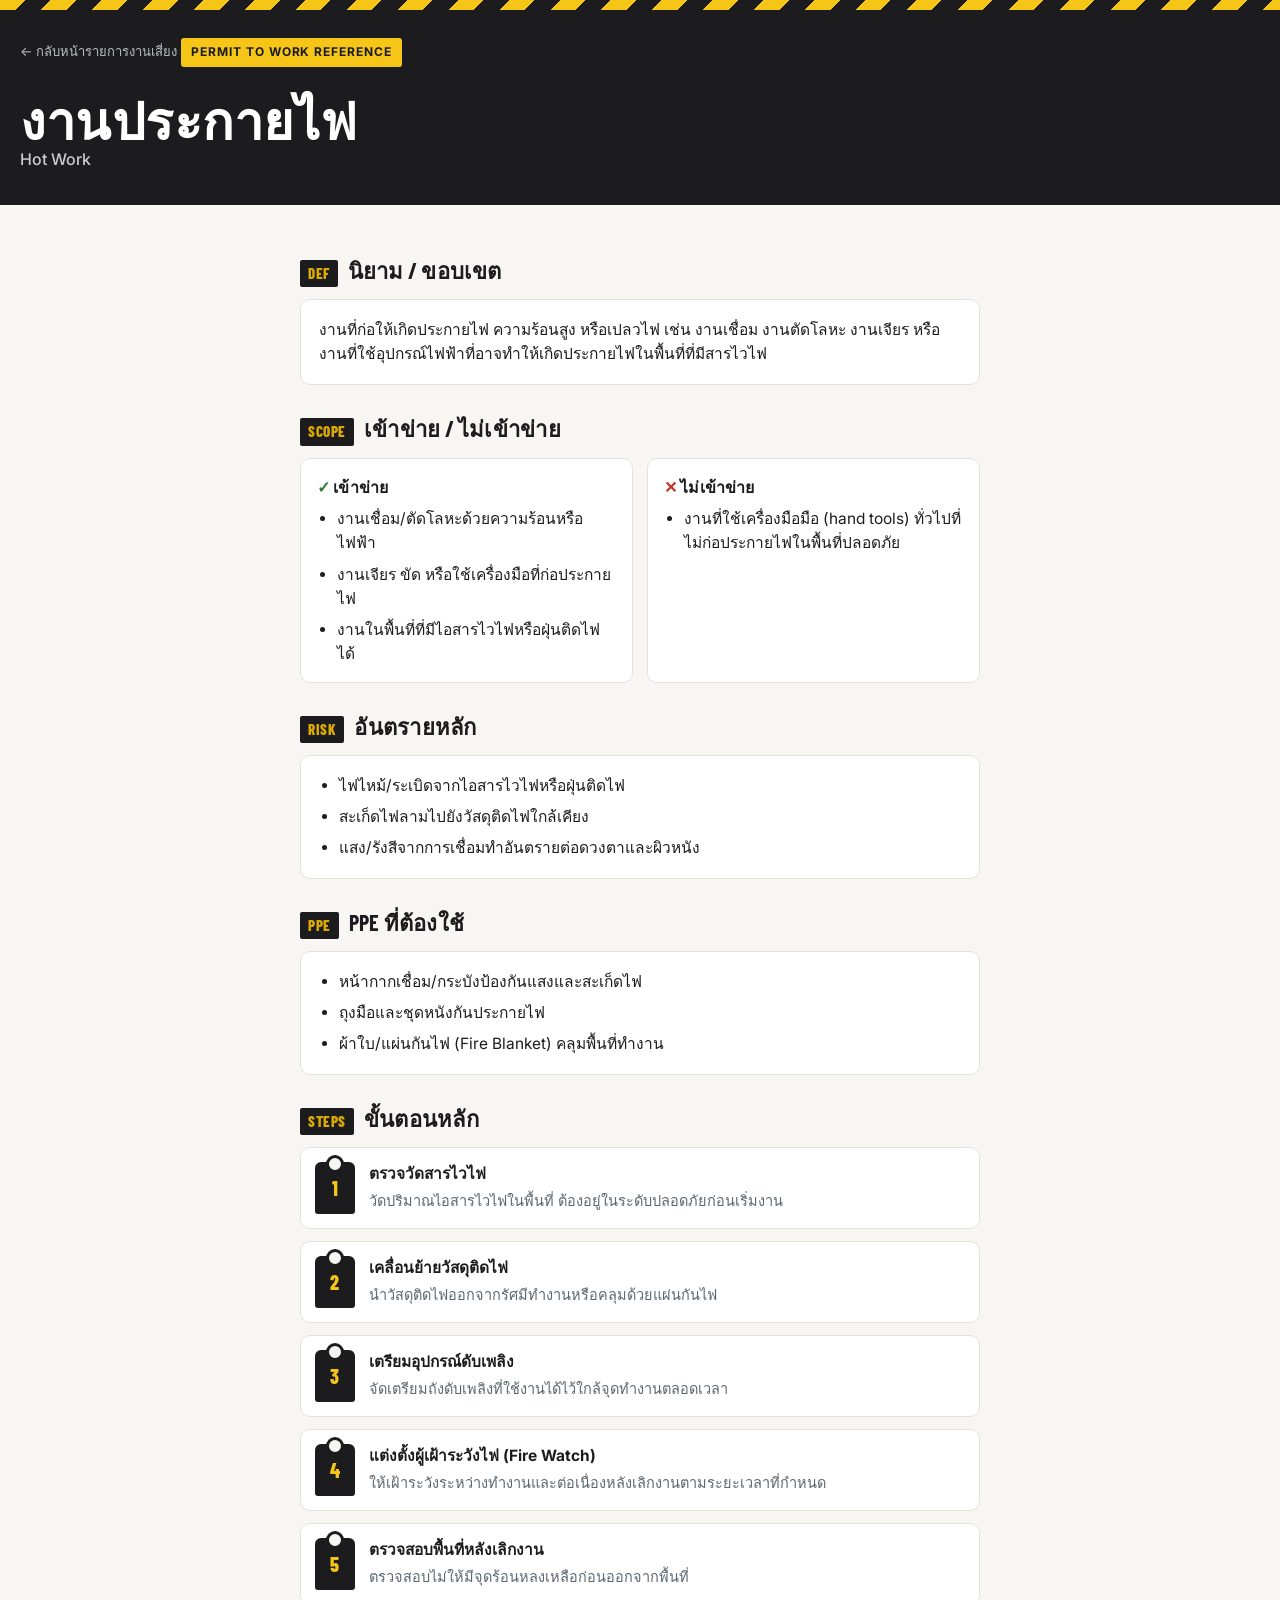
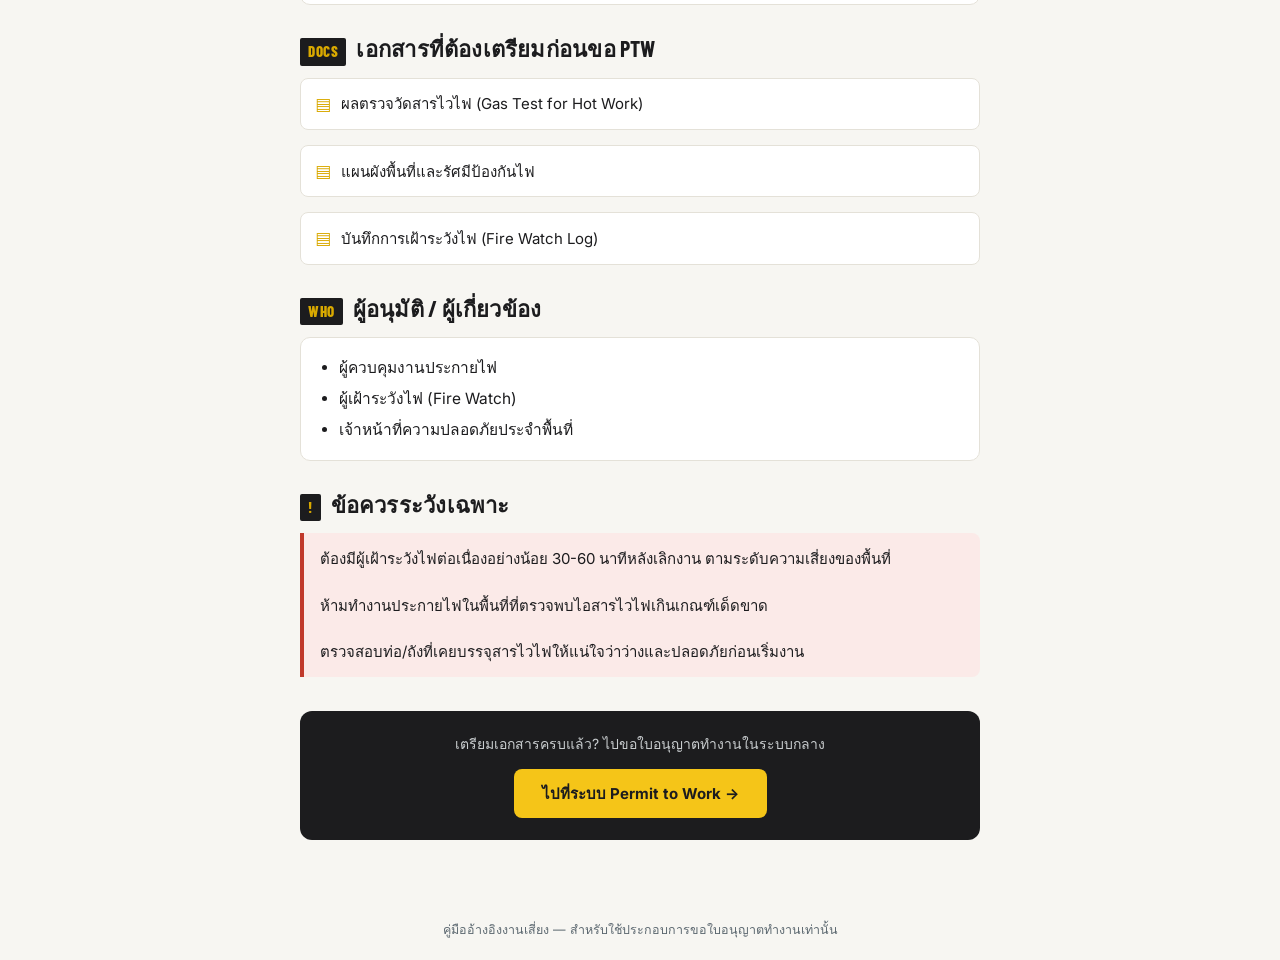
<file: hot-work.html>
<!DOCTYPE html>
<html lang="th">
<head>
<meta charset="UTF-8">
<meta name="viewport" content="width=device-width, initial-scale=1.0">
<title>งานประกายไฟ | คู่มืองานเสี่ยง</title>
<link rel="preconnect" href="https://fonts.googleapis.com">
<link rel="preconnect" href="https://fonts.gstatic.com" crossorigin>
<link href="https://fonts.googleapis.com/css2?family=Barlow+Condensed:wght@600;700;800&family=Inter:wght@400;500;600;700&display=swap" rel="stylesheet">
<link rel="stylesheet" href="style.css">
</head>
<body>

<div class="hazard-strip"></div>

<header class="page-head">
  <a href="index.html" class="breadcrumb">← กลับหน้ารายการงานเสี่ยง</a>
  <span class="eyebrow">Permit to Work Reference</span>
  <h1>งานประกายไฟ
    <small>Hot Work</small>
  </h1>
</header>

<main>

  <section>
    <div class="section-head"><span class="glyph">DEF</span><h2>นิยาม / ขอบเขต</h2></div>
    <div class="card"><p>งานที่ก่อให้เกิดประกายไฟ ความร้อนสูง หรือเปลวไฟ เช่น งานเชื่อม งานตัดโลหะ งานเจียร หรืองานที่ใช้อุปกรณ์ไฟฟ้าที่อาจทำให้เกิดประกายไฟในพื้นที่ที่มีสารไวไฟ</p></div>
  </section>

  <section>
    <div class="section-head"><span class="glyph">SCOPE</span><h2>เข้าข่าย / ไม่เข้าข่าย</h2></div>
    <div class="two-col">
      <div class="mini-card in"><h3>เข้าข่าย</h3><ul><li>งานเชื่อม/ตัดโลหะด้วยความร้อนหรือไฟฟ้า</li><li>งานเจียร ขัด หรือใช้เครื่องมือที่ก่อประกายไฟ</li><li>งานในพื้นที่ที่มีไอสารไวไฟหรือฝุ่นติดไฟได้</li></ul></div>
      <div class="mini-card out"><h3>ไม่เข้าข่าย</h3><ul><li>งานที่ใช้เครื่องมือมือ (hand tools) ทั่วไปที่ไม่ก่อประกายไฟในพื้นที่ปลอดภัย</li></ul></div>
    </div>
  </section>

  <section>
    <div class="section-head"><span class="glyph">RISK</span><h2>อันตรายหลัก</h2></div>
    <div class="card"><ul><li>ไฟไหม้/ระเบิดจากไอสารไวไฟหรือฝุ่นติดไฟ</li><li>สะเก็ดไฟลามไปยังวัสดุติดไฟใกล้เคียง</li><li>แสง/รังสีจากการเชื่อมทำอันตรายต่อดวงตาและผิวหนัง</li></ul></div>
  </section>

  <section>
    <div class="section-head"><span class="glyph">PPE</span><h2>PPE ที่ต้องใช้</h2></div>
    <div class="card"><ul><li>หน้ากากเชื่อม/กระบังป้องกันแสงและสะเก็ดไฟ</li><li>ถุงมือและชุดหนังกันประกายไฟ</li><li>ผ้าใบ/แผ่นกันไฟ (Fire Blanket) คลุมพื้นที่ทำงาน</li></ul></div>
  </section>

  <section>
    <div class="section-head"><span class="glyph">STEPS</span><h2>ขั้นตอนหลัก</h2></div>
    <div class="steps"><div class="tag"><div class="tag-num">1</div><div class="tag-body"><strong>ตรวจวัดสารไวไฟ</strong><span>วัดปริมาณไอสารไวไฟในพื้นที่ ต้องอยู่ในระดับปลอดภัยก่อนเริ่มงาน</span></div></div><div class="tag"><div class="tag-num">2</div><div class="tag-body"><strong>เคลื่อนย้ายวัสดุติดไฟ</strong><span>นำวัสดุติดไฟออกจากรัศมีทำงานหรือคลุมด้วยแผ่นกันไฟ</span></div></div><div class="tag"><div class="tag-num">3</div><div class="tag-body"><strong>เตรียมอุปกรณ์ดับเพลิง</strong><span>จัดเตรียมถังดับเพลิงที่ใช้งานได้ไว้ใกล้จุดทำงานตลอดเวลา</span></div></div><div class="tag"><div class="tag-num">4</div><div class="tag-body"><strong>แต่งตั้งผู้เฝ้าระวังไฟ (Fire Watch)</strong><span>ให้เฝ้าระวังระหว่างทำงานและต่อเนื่องหลังเลิกงานตามระยะเวลาที่กำหนด</span></div></div><div class="tag"><div class="tag-num">5</div><div class="tag-body"><strong>ตรวจสอบพื้นที่หลังเลิกงาน</strong><span>ตรวจสอบไม่ให้มีจุดร้อนหลงเหลือก่อนออกจากพื้นที่</span></div></div></div>
  </section>

  <section>
    <div class="section-head"><span class="glyph">DOCS</span><h2>เอกสารที่ต้องเตรียมก่อนขอ PTW</h2></div>
    <ul class="doc-list"><li>ผลตรวจวัดสารไวไฟ (Gas Test for Hot Work)</li><li>แผนผังพื้นที่และรัศมีป้องกันไฟ</li><li>บันทึกการเฝ้าระวังไฟ (Fire Watch Log)</li></ul>
  </section>

  <section>
    <div class="section-head"><span class="glyph">WHO</span><h2>ผู้อนุมัติ / ผู้เกี่ยวข้อง</h2></div>
    <div class="card"><ul><li>ผู้ควบคุมงานประกายไฟ</li><li>ผู้เฝ้าระวังไฟ (Fire Watch)</li><li>เจ้าหน้าที่ความปลอดภัยประจำพื้นที่</li></ul></div>
  </section>

  <section>
    <div class="section-head"><span class="glyph">!</span><h2>ข้อควรระวังเฉพาะ</h2></div>
    <div class="callout">ต้องมีผู้เฝ้าระวังไฟต่อเนื่องอย่างน้อย 30-60 นาทีหลังเลิกงาน ตามระดับความเสี่ยงของพื้นที่<br><br>ห้ามทำงานประกายไฟในพื้นที่ที่ตรวจพบไอสารไวไฟเกินเกณฑ์เด็ดขาด<br><br>ตรวจสอบท่อ/ถังที่เคยบรรจุสารไวไฟให้แน่ใจว่าว่างและปลอดภัยก่อนเริ่มงาน</div>
  </section>

  <div class="ptw-cta">
    <p>เตรียมเอกสารครบแล้ว? ไปขอใบอนุญาตทำงานในระบบกลาง</p>
    <a href="#">ไปที่ระบบ Permit to Work →</a>
  </div>

</main>

<footer>คู่มืออ้างอิงงานเสี่ยง — สำหรับใช้ประกอบการขอใบอนุญาตทำงานเท่านั้น</footer>

</body>
</html>
</file>
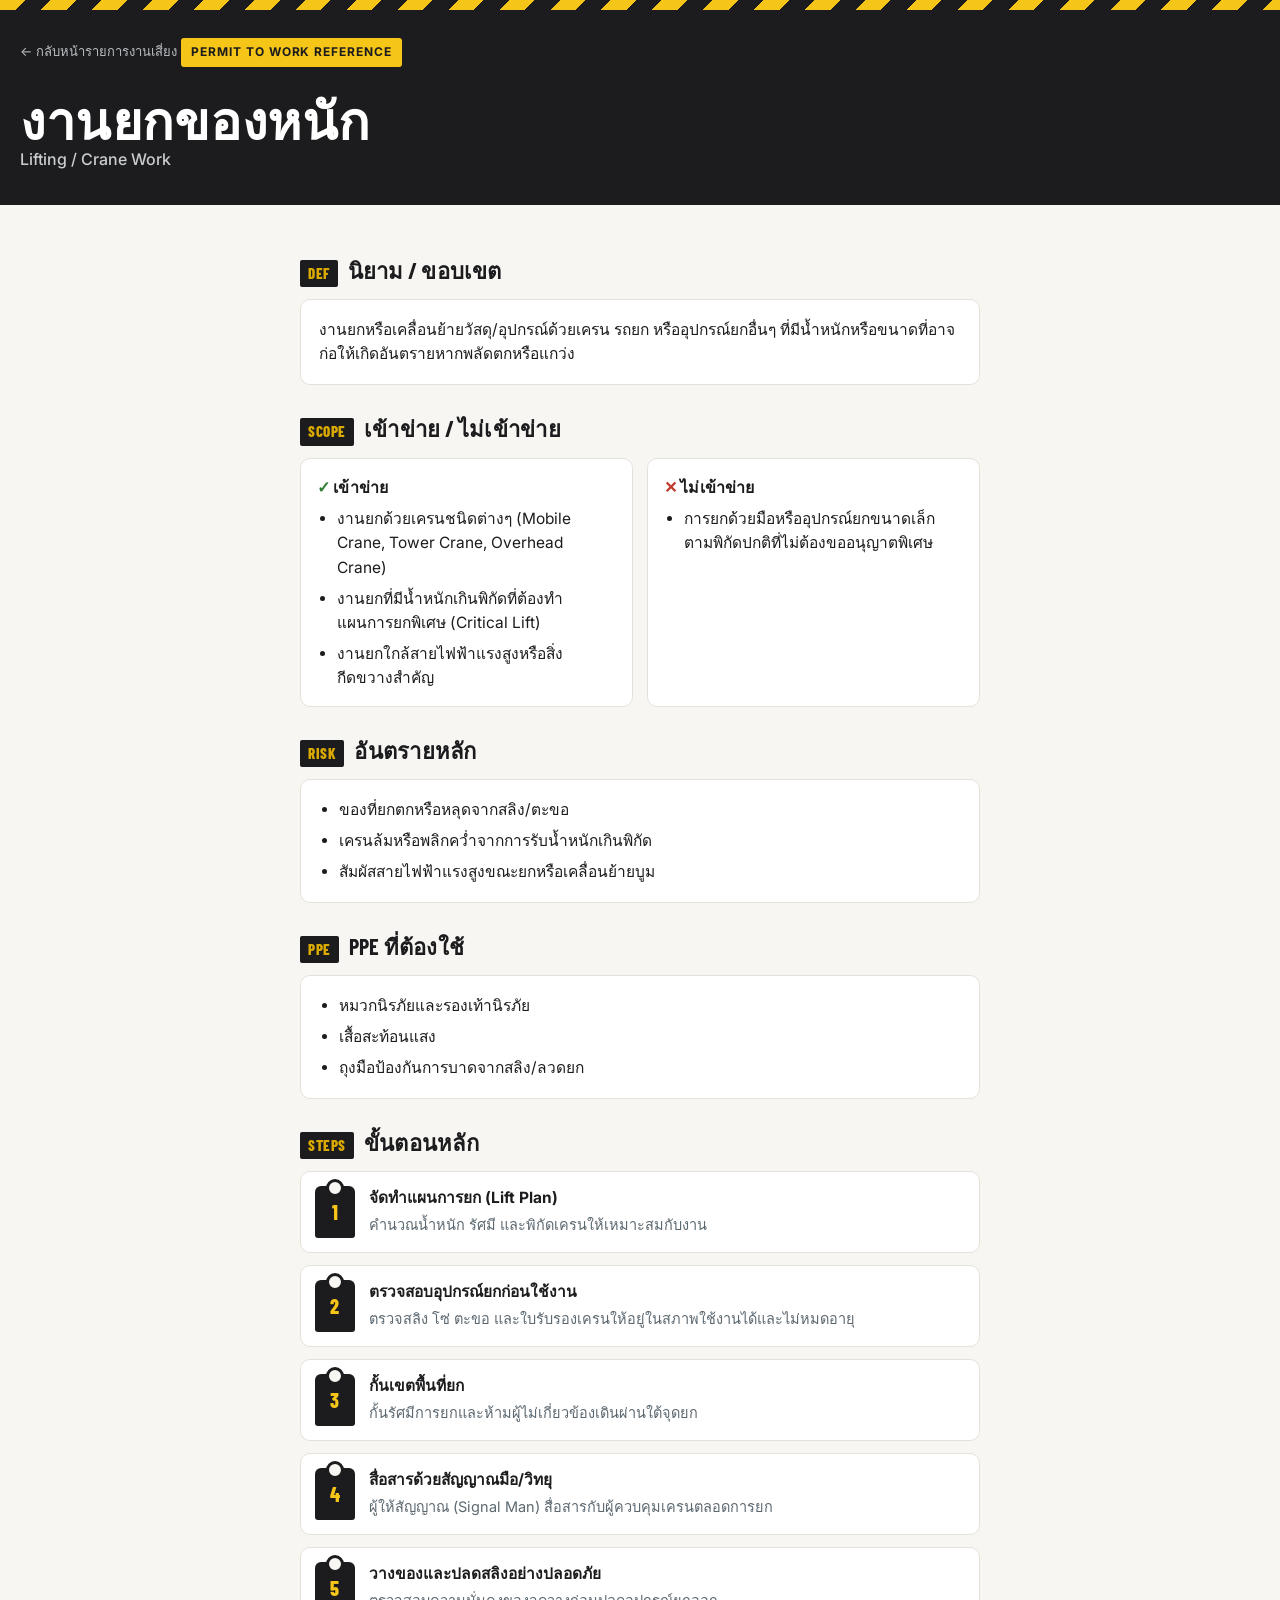
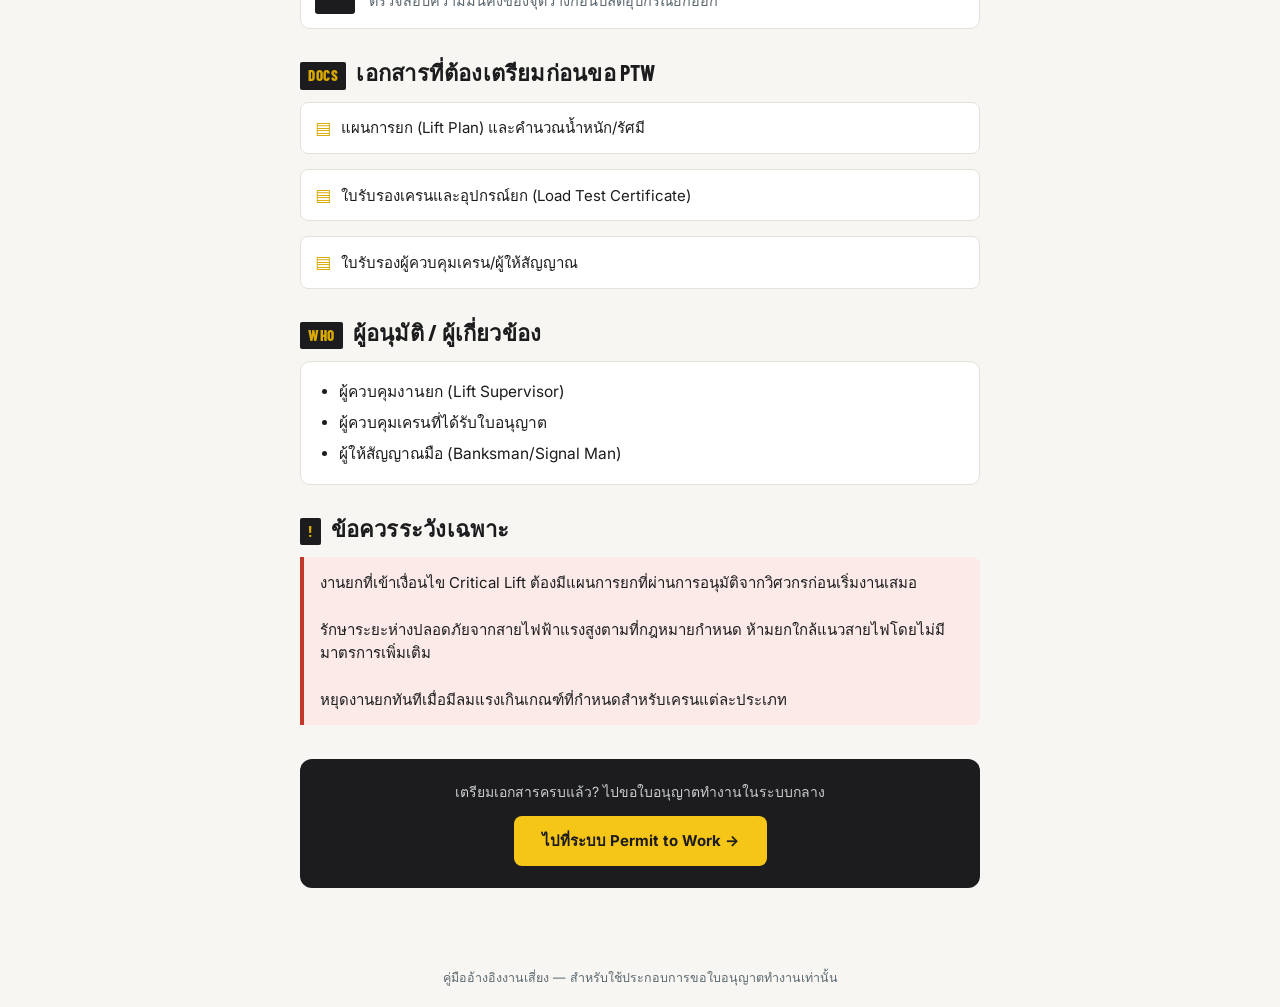
<file: lifting-crane.html>
<!DOCTYPE html>
<html lang="th">
<head>
<meta charset="UTF-8">
<meta name="viewport" content="width=device-width, initial-scale=1.0">
<title>งานยกของหนัก | คู่มืองานเสี่ยง</title>
<link rel="preconnect" href="https://fonts.googleapis.com">
<link rel="preconnect" href="https://fonts.gstatic.com" crossorigin>
<link href="https://fonts.googleapis.com/css2?family=Barlow+Condensed:wght@600;700;800&family=Inter:wght@400;500;600;700&display=swap" rel="stylesheet">
<link rel="stylesheet" href="style.css">
</head>
<body>

<div class="hazard-strip"></div>

<header class="page-head">
  <a href="index.html" class="breadcrumb">← กลับหน้ารายการงานเสี่ยง</a>
  <span class="eyebrow">Permit to Work Reference</span>
  <h1>งานยกของหนัก
    <small>Lifting / Crane Work</small>
  </h1>
</header>

<main>

  <section>
    <div class="section-head"><span class="glyph">DEF</span><h2>นิยาม / ขอบเขต</h2></div>
    <div class="card"><p>งานยกหรือเคลื่อนย้ายวัสดุ/อุปกรณ์ด้วยเครน รถยก หรืออุปกรณ์ยกอื่นๆ ที่มีน้ำหนักหรือขนาดที่อาจก่อให้เกิดอันตรายหากพลัดตกหรือแกว่ง</p></div>
  </section>

  <section>
    <div class="section-head"><span class="glyph">SCOPE</span><h2>เข้าข่าย / ไม่เข้าข่าย</h2></div>
    <div class="two-col">
      <div class="mini-card in"><h3>เข้าข่าย</h3><ul><li>งานยกด้วยเครนชนิดต่างๆ (Mobile Crane, Tower Crane, Overhead Crane)</li><li>งานยกที่มีน้ำหนักเกินพิกัดที่ต้องทำแผนการยกพิเศษ (Critical Lift)</li><li>งานยกใกล้สายไฟฟ้าแรงสูงหรือสิ่งกีดขวางสำคัญ</li></ul></div>
      <div class="mini-card out"><h3>ไม่เข้าข่าย</h3><ul><li>การยกด้วยมือหรืออุปกรณ์ยกขนาดเล็กตามพิกัดปกติที่ไม่ต้องขออนุญาตพิเศษ</li></ul></div>
    </div>
  </section>

  <section>
    <div class="section-head"><span class="glyph">RISK</span><h2>อันตรายหลัก</h2></div>
    <div class="card"><ul><li>ของที่ยกตกหรือหลุดจากสลิง/ตะขอ</li><li>เครนล้มหรือพลิกคว่ำจากการรับน้ำหนักเกินพิกัด</li><li>สัมผัสสายไฟฟ้าแรงสูงขณะยกหรือเคลื่อนย้ายบูม</li></ul></div>
  </section>

  <section>
    <div class="section-head"><span class="glyph">PPE</span><h2>PPE ที่ต้องใช้</h2></div>
    <div class="card"><ul><li>หมวกนิรภัยและรองเท้านิรภัย</li><li>เสื้อสะท้อนแสง</li><li>ถุงมือป้องกันการบาดจากสลิง/ลวดยก</li></ul></div>
  </section>

  <section>
    <div class="section-head"><span class="glyph">STEPS</span><h2>ขั้นตอนหลัก</h2></div>
    <div class="steps"><div class="tag"><div class="tag-num">1</div><div class="tag-body"><strong>จัดทำแผนการยก (Lift Plan)</strong><span>คำนวณน้ำหนัก รัศมี และพิกัดเครนให้เหมาะสมกับงาน</span></div></div><div class="tag"><div class="tag-num">2</div><div class="tag-body"><strong>ตรวจสอบอุปกรณ์ยกก่อนใช้งาน</strong><span>ตรวจสลิง โซ่ ตะขอ และใบรับรองเครนให้อยู่ในสภาพใช้งานได้และไม่หมดอายุ</span></div></div><div class="tag"><div class="tag-num">3</div><div class="tag-body"><strong>กั้นเขตพื้นที่ยก</strong><span>กั้นรัศมีการยกและห้ามผู้ไม่เกี่ยวข้องเดินผ่านใต้จุดยก</span></div></div><div class="tag"><div class="tag-num">4</div><div class="tag-body"><strong>สื่อสารด้วยสัญญาณมือ/วิทยุ</strong><span>ผู้ให้สัญญาณ (Signal Man) สื่อสารกับผู้ควบคุมเครนตลอดการยก</span></div></div><div class="tag"><div class="tag-num">5</div><div class="tag-body"><strong>วางของและปลดสลิงอย่างปลอดภัย</strong><span>ตรวจสอบความมั่นคงของจุดวางก่อนปลดอุปกรณ์ยกออก</span></div></div></div>
  </section>

  <section>
    <div class="section-head"><span class="glyph">DOCS</span><h2>เอกสารที่ต้องเตรียมก่อนขอ PTW</h2></div>
    <ul class="doc-list"><li>แผนการยก (Lift Plan) และคำนวณน้ำหนัก/รัศมี</li><li>ใบรับรองเครนและอุปกรณ์ยก (Load Test Certificate)</li><li>ใบรับรองผู้ควบคุมเครน/ผู้ให้สัญญาณ</li></ul>
  </section>

  <section>
    <div class="section-head"><span class="glyph">WHO</span><h2>ผู้อนุมัติ / ผู้เกี่ยวข้อง</h2></div>
    <div class="card"><ul><li>ผู้ควบคุมงานยก (Lift Supervisor)</li><li>ผู้ควบคุมเครนที่ได้รับใบอนุญาต</li><li>ผู้ให้สัญญาณมือ (Banksman/Signal Man)</li></ul></div>
  </section>

  <section>
    <div class="section-head"><span class="glyph">!</span><h2>ข้อควรระวังเฉพาะ</h2></div>
    <div class="callout">งานยกที่เข้าเงื่อนไข Critical Lift ต้องมีแผนการยกที่ผ่านการอนุมัติจากวิศวกรก่อนเริ่มงานเสมอ<br><br>รักษาระยะห่างปลอดภัยจากสายไฟฟ้าแรงสูงตามที่กฎหมายกำหนด ห้ามยกใกล้แนวสายไฟโดยไม่มีมาตรการเพิ่มเติม<br><br>หยุดงานยกทันทีเมื่อมีลมแรงเกินเกณฑ์ที่กำหนดสำหรับเครนแต่ละประเภท</div>
  </section>

  <div class="ptw-cta">
    <p>เตรียมเอกสารครบแล้ว? ไปขอใบอนุญาตทำงานในระบบกลาง</p>
    <a href="#">ไปที่ระบบ Permit to Work →</a>
  </div>

</main>

<footer>คู่มืออ้างอิงงานเสี่ยง — สำหรับใช้ประกอบการขอใบอนุญาตทำงานเท่านั้น</footer>

</body>
</html>
</file>
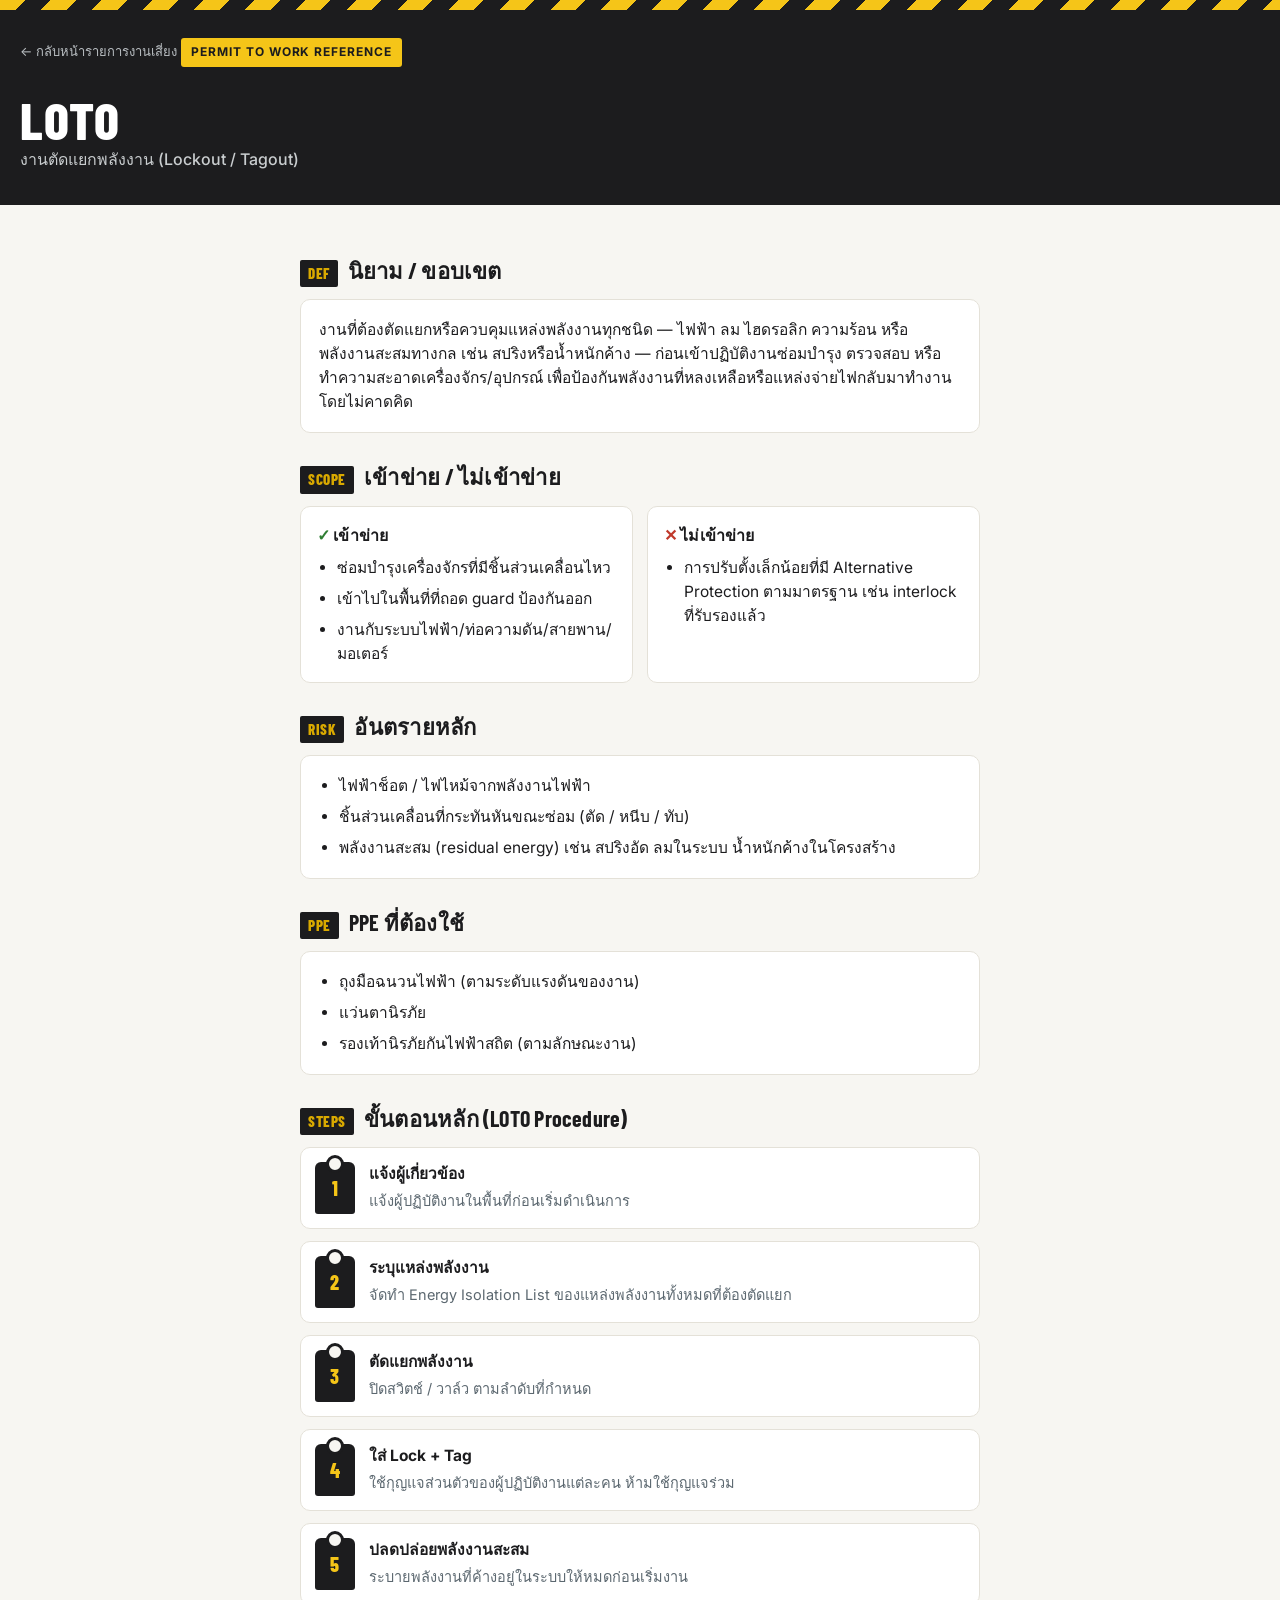
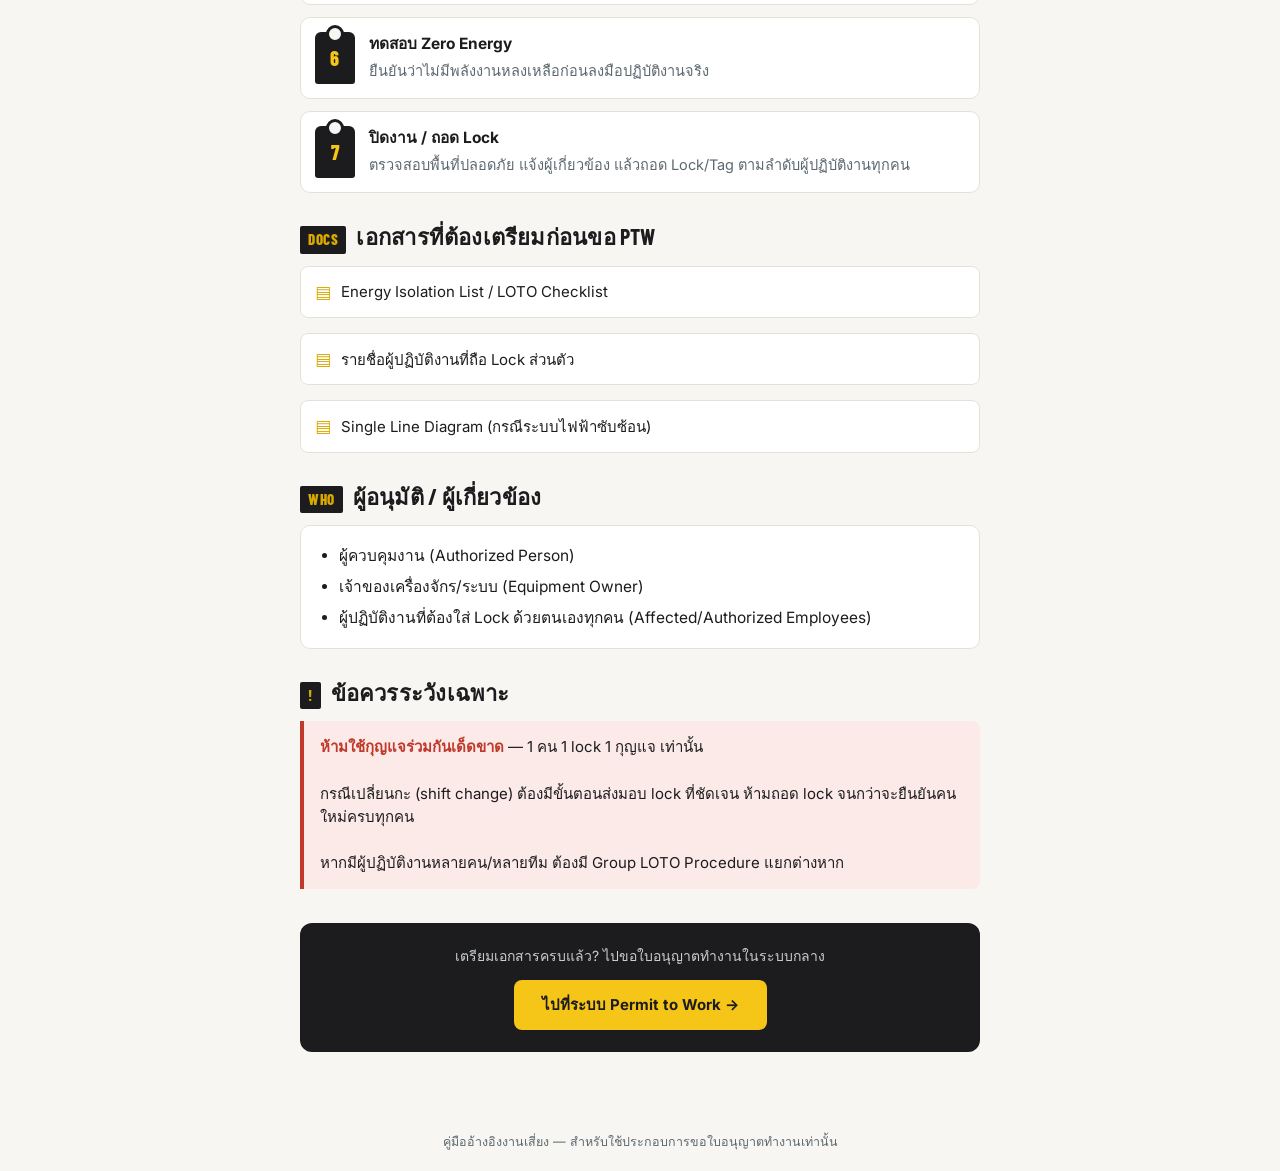
<file: loto.html>
<!DOCTYPE html>
<html lang="th">
<head>
<meta charset="UTF-8">
<meta name="viewport" content="width=device-width, initial-scale=1.0">
<title>LOTO | คู่มืองานเสี่ยง</title>
<link rel="preconnect" href="https://fonts.googleapis.com">
<link rel="preconnect" href="https://fonts.gstatic.com" crossorigin>
<link href="https://fonts.googleapis.com/css2?family=Barlow+Condensed:wght@600;700;800&family=Inter:wght@400;500;600;700&display=swap" rel="stylesheet">
<link rel="stylesheet" href="style.css">
</head>
<body>

<div class="hazard-strip"></div>

<header class="page-head">
  <a href="index.html" class="breadcrumb">← กลับหน้ารายการงานเสี่ยง</a>
  <span class="eyebrow">Permit to Work Reference</span>
  <h1>LOTO
    <small>งานตัดแยกพลังงาน (Lockout / Tagout)</small>
  </h1>
</header>

<main>

  <section>
    <div class="section-head"><span class="glyph">DEF</span><h2>นิยาม / ขอบเขต</h2></div>
    <div class="card"><p>งานที่ต้องตัดแยกหรือควบคุมแหล่งพลังงานทุกชนิด — ไฟฟ้า ลม ไฮดรอลิก ความร้อน หรือพลังงานสะสมทางกล เช่น สปริงหรือน้ำหนักค้าง — ก่อนเข้าปฏิบัติงานซ่อมบำรุง ตรวจสอบ หรือทำความสะอาดเครื่องจักร/อุปกรณ์ เพื่อป้องกันพลังงานที่หลงเหลือหรือแหล่งจ่ายไฟกลับมาทำงานโดยไม่คาดคิด</p></div>
  </section>

  <section>
    <div class="section-head"><span class="glyph">SCOPE</span><h2>เข้าข่าย / ไม่เข้าข่าย</h2></div>
    <div class="two-col">
      <div class="mini-card in"><h3>เข้าข่าย</h3><ul><li>ซ่อมบำรุงเครื่องจักรที่มีชิ้นส่วนเคลื่อนไหว</li><li>เข้าไปในพื้นที่ที่ถอด guard ป้องกันออก</li><li>งานกับระบบไฟฟ้า/ท่อความดัน/สายพาน/มอเตอร์</li></ul></div>
      <div class="mini-card out"><h3>ไม่เข้าข่าย</h3><ul><li>การปรับตั้งเล็กน้อยที่มี Alternative Protection ตามมาตรฐาน เช่น interlock ที่รับรองแล้ว</li></ul></div>
    </div>
  </section>

  <section>
    <div class="section-head"><span class="glyph">RISK</span><h2>อันตรายหลัก</h2></div>
    <div class="card"><ul><li>ไฟฟ้าช็อต / ไฟไหม้จากพลังงานไฟฟ้า</li><li>ชิ้นส่วนเคลื่อนที่กระทันหันขณะซ่อม (ตัด / หนีบ / ทับ)</li><li>พลังงานสะสม (residual energy) เช่น สปริงอัด ลมในระบบ น้ำหนักค้างในโครงสร้าง</li></ul></div>
  </section>

  <section>
    <div class="section-head"><span class="glyph">PPE</span><h2>PPE ที่ต้องใช้</h2></div>
    <div class="card"><ul><li>ถุงมือฉนวนไฟฟ้า (ตามระดับแรงดันของงาน)</li><li>แว่นตานิรภัย</li><li>รองเท้านิรภัยกันไฟฟ้าสถิต (ตามลักษณะงาน)</li></ul></div>
  </section>

  <section>
    <div class="section-head"><span class="glyph">STEPS</span><h2>ขั้นตอนหลัก (LOTO Procedure)</h2></div>
    <div class="steps"><div class="tag"><div class="tag-num">1</div><div class="tag-body"><strong>แจ้งผู้เกี่ยวข้อง</strong><span>แจ้งผู้ปฏิบัติงานในพื้นที่ก่อนเริ่มดำเนินการ</span></div></div><div class="tag"><div class="tag-num">2</div><div class="tag-body"><strong>ระบุแหล่งพลังงาน</strong><span>จัดทำ Energy Isolation List ของแหล่งพลังงานทั้งหมดที่ต้องตัดแยก</span></div></div><div class="tag"><div class="tag-num">3</div><div class="tag-body"><strong>ตัดแยกพลังงาน</strong><span>ปิดสวิตช์ / วาล์ว ตามลำดับที่กำหนด</span></div></div><div class="tag"><div class="tag-num">4</div><div class="tag-body"><strong>ใส่ Lock + Tag</strong><span>ใช้กุญแจส่วนตัวของผู้ปฏิบัติงานแต่ละคน ห้ามใช้กุญแจร่วม</span></div></div><div class="tag"><div class="tag-num">5</div><div class="tag-body"><strong>ปลดปล่อยพลังงานสะสม</strong><span>ระบายพลังงานที่ค้างอยู่ในระบบให้หมดก่อนเริ่มงาน</span></div></div><div class="tag"><div class="tag-num">6</div><div class="tag-body"><strong>ทดสอบ Zero Energy</strong><span>ยืนยันว่าไม่มีพลังงานหลงเหลือก่อนลงมือปฏิบัติงานจริง</span></div></div><div class="tag"><div class="tag-num">7</div><div class="tag-body"><strong>ปิดงาน / ถอด Lock</strong><span>ตรวจสอบพื้นที่ปลอดภัย แจ้งผู้เกี่ยวข้อง แล้วถอด Lock/Tag ตามลำดับผู้ปฏิบัติงานทุกคน</span></div></div></div>
  </section>

  <section>
    <div class="section-head"><span class="glyph">DOCS</span><h2>เอกสารที่ต้องเตรียมก่อนขอ PTW</h2></div>
    <ul class="doc-list"><li>Energy Isolation List / LOTO Checklist</li><li>รายชื่อผู้ปฏิบัติงานที่ถือ Lock ส่วนตัว</li><li>Single Line Diagram (กรณีระบบไฟฟ้าซับซ้อน)</li></ul>
  </section>

  <section>
    <div class="section-head"><span class="glyph">WHO</span><h2>ผู้อนุมัติ / ผู้เกี่ยวข้อง</h2></div>
    <div class="card"><ul><li>ผู้ควบคุมงาน (Authorized Person)</li><li>เจ้าของเครื่องจักร/ระบบ (Equipment Owner)</li><li>ผู้ปฏิบัติงานที่ต้องใส่ Lock ด้วยตนเองทุกคน (Affected/Authorized Employees)</li></ul></div>
  </section>

  <section>
    <div class="section-head"><span class="glyph">!</span><h2>ข้อควรระวังเฉพาะ</h2></div>
    <div class="callout"><strong>ห้ามใช้กุญแจร่วมกันเด็ดขาด</strong> — 1 คน 1 lock 1 กุญแจ เท่านั้น<br><br>กรณีเปลี่ยนกะ (shift change) ต้องมีขั้นตอนส่งมอบ lock ที่ชัดเจน ห้ามถอด lock จนกว่าจะยืนยันคนใหม่ครบทุกคน<br><br>หากมีผู้ปฏิบัติงานหลายคน/หลายทีม ต้องมี Group LOTO Procedure แยกต่างหาก</div>
  </section>

  <div class="ptw-cta">
    <p>เตรียมเอกสารครบแล้ว? ไปขอใบอนุญาตทำงานในระบบกลาง</p>
    <a href="#">ไปที่ระบบ Permit to Work →</a>
  </div>

</main>

<footer>คู่มืออ้างอิงงานเสี่ยง — สำหรับใช้ประกอบการขอใบอนุญาตทำงานเท่านั้น</footer>

</body>
</html>
</file>
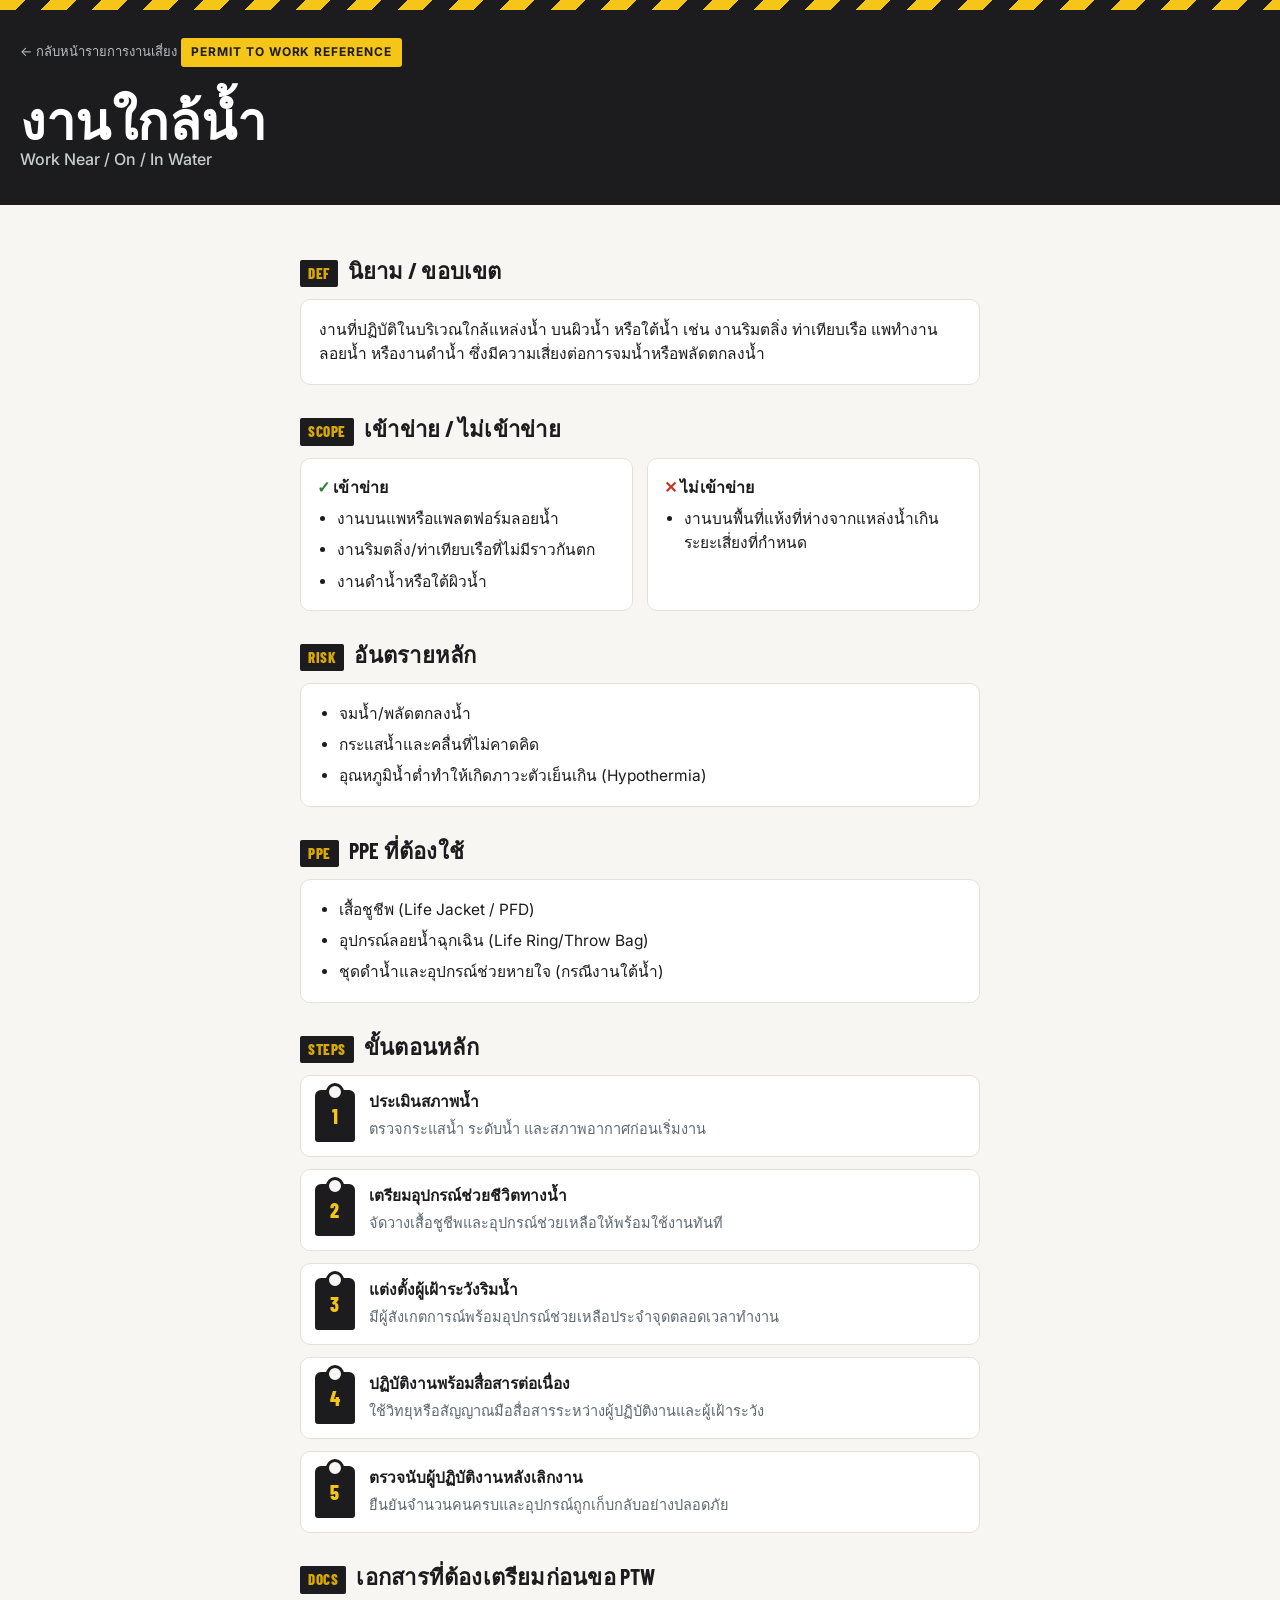
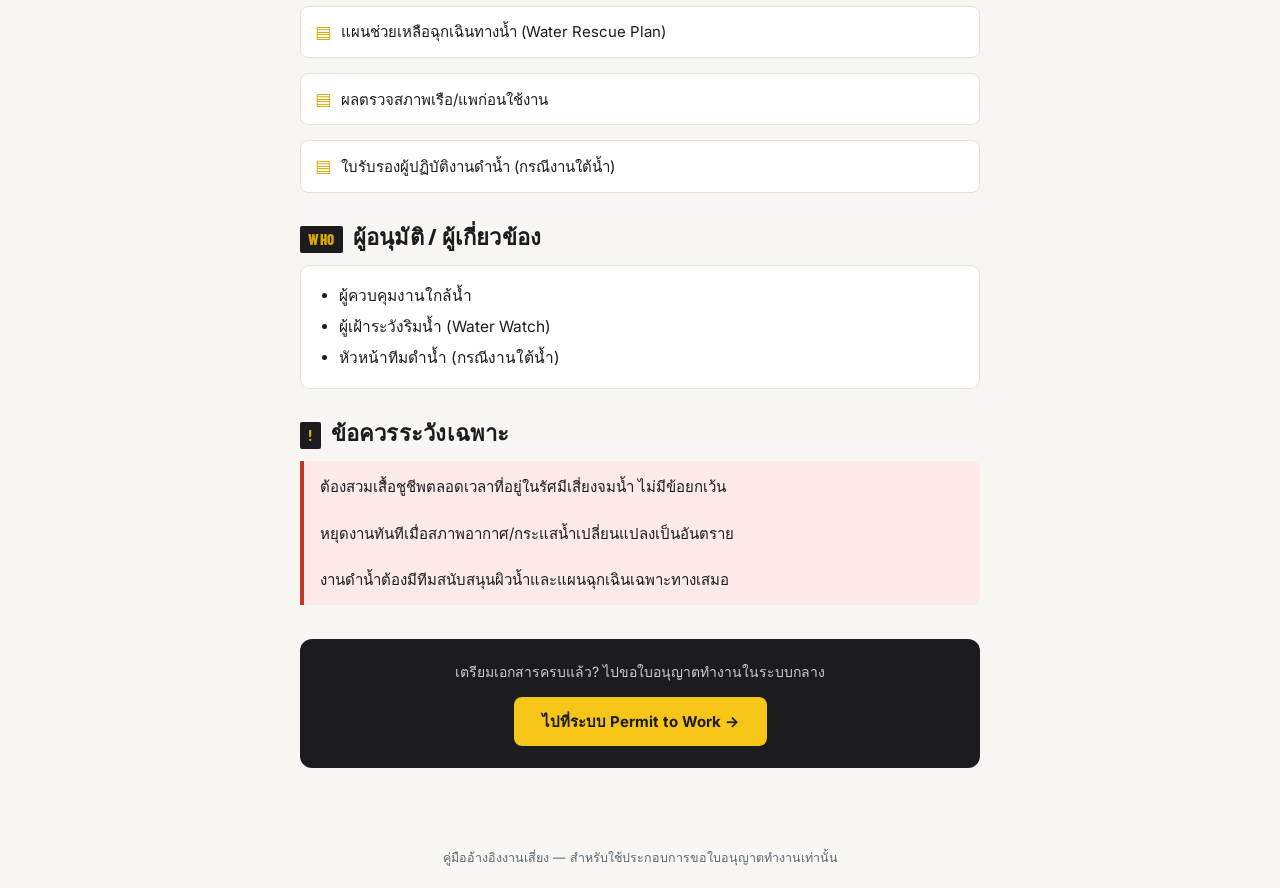
<file: water-work.html>
<!DOCTYPE html>
<html lang="th">
<head>
<meta charset="UTF-8">
<meta name="viewport" content="width=device-width, initial-scale=1.0">
<title>งานใกล้น้ำ | คู่มืองานเสี่ยง</title>
<link rel="preconnect" href="https://fonts.googleapis.com">
<link rel="preconnect" href="https://fonts.gstatic.com" crossorigin>
<link href="https://fonts.googleapis.com/css2?family=Barlow+Condensed:wght@600;700;800&family=Inter:wght@400;500;600;700&display=swap" rel="stylesheet">
<link rel="stylesheet" href="style.css">
</head>
<body>

<div class="hazard-strip"></div>

<header class="page-head">
  <a href="index.html" class="breadcrumb">← กลับหน้ารายการงานเสี่ยง</a>
  <span class="eyebrow">Permit to Work Reference</span>
  <h1>งานใกล้น้ำ
    <small>Work Near / On / In Water</small>
  </h1>
</header>

<main>

  <section>
    <div class="section-head"><span class="glyph">DEF</span><h2>นิยาม / ขอบเขต</h2></div>
    <div class="card"><p>งานที่ปฏิบัติในบริเวณใกล้แหล่งน้ำ บนผิวน้ำ หรือใต้น้ำ เช่น งานริมตลิ่ง ท่าเทียบเรือ แพทำงานลอยน้ำ หรืองานดำน้ำ ซึ่งมีความเสี่ยงต่อการจมน้ำหรือพลัดตกลงน้ำ</p></div>
  </section>

  <section>
    <div class="section-head"><span class="glyph">SCOPE</span><h2>เข้าข่าย / ไม่เข้าข่าย</h2></div>
    <div class="two-col">
      <div class="mini-card in"><h3>เข้าข่าย</h3><ul><li>งานบนแพหรือแพลตฟอร์มลอยน้ำ</li><li>งานริมตลิ่ง/ท่าเทียบเรือที่ไม่มีราวกันตก</li><li>งานดำน้ำหรือใต้ผิวน้ำ</li></ul></div>
      <div class="mini-card out"><h3>ไม่เข้าข่าย</h3><ul><li>งานบนพื้นที่แห้งที่ห่างจากแหล่งน้ำเกินระยะเสี่ยงที่กำหนด</li></ul></div>
    </div>
  </section>

  <section>
    <div class="section-head"><span class="glyph">RISK</span><h2>อันตรายหลัก</h2></div>
    <div class="card"><ul><li>จมน้ำ/พลัดตกลงน้ำ</li><li>กระแสน้ำและคลื่นที่ไม่คาดคิด</li><li>อุณหภูมิน้ำต่ำทำให้เกิดภาวะตัวเย็นเกิน (Hypothermia)</li></ul></div>
  </section>

  <section>
    <div class="section-head"><span class="glyph">PPE</span><h2>PPE ที่ต้องใช้</h2></div>
    <div class="card"><ul><li>เสื้อชูชีพ (Life Jacket / PFD)</li><li>อุปกรณ์ลอยน้ำฉุกเฉิน (Life Ring/Throw Bag)</li><li>ชุดดำน้ำและอุปกรณ์ช่วยหายใจ (กรณีงานใต้น้ำ)</li></ul></div>
  </section>

  <section>
    <div class="section-head"><span class="glyph">STEPS</span><h2>ขั้นตอนหลัก</h2></div>
    <div class="steps"><div class="tag"><div class="tag-num">1</div><div class="tag-body"><strong>ประเมินสภาพน้ำ</strong><span>ตรวจกระแสน้ำ ระดับน้ำ และสภาพอากาศก่อนเริ่มงาน</span></div></div><div class="tag"><div class="tag-num">2</div><div class="tag-body"><strong>เตรียมอุปกรณ์ช่วยชีวิตทางน้ำ</strong><span>จัดวางเสื้อชูชีพและอุปกรณ์ช่วยเหลือให้พร้อมใช้งานทันที</span></div></div><div class="tag"><div class="tag-num">3</div><div class="tag-body"><strong>แต่งตั้งผู้เฝ้าระวังริมน้ำ</strong><span>มีผู้สังเกตการณ์พร้อมอุปกรณ์ช่วยเหลือประจำจุดตลอดเวลาทำงาน</span></div></div><div class="tag"><div class="tag-num">4</div><div class="tag-body"><strong>ปฏิบัติงานพร้อมสื่อสารต่อเนื่อง</strong><span>ใช้วิทยุหรือสัญญาณมือสื่อสารระหว่างผู้ปฏิบัติงานและผู้เฝ้าระวัง</span></div></div><div class="tag"><div class="tag-num">5</div><div class="tag-body"><strong>ตรวจนับผู้ปฏิบัติงานหลังเลิกงาน</strong><span>ยืนยันจำนวนคนครบและอุปกรณ์ถูกเก็บกลับอย่างปลอดภัย</span></div></div></div>
  </section>

  <section>
    <div class="section-head"><span class="glyph">DOCS</span><h2>เอกสารที่ต้องเตรียมก่อนขอ PTW</h2></div>
    <ul class="doc-list"><li>แผนช่วยเหลือฉุกเฉินทางน้ำ (Water Rescue Plan)</li><li>ผลตรวจสภาพเรือ/แพก่อนใช้งาน</li><li>ใบรับรองผู้ปฏิบัติงานดำน้ำ (กรณีงานใต้น้ำ)</li></ul>
  </section>

  <section>
    <div class="section-head"><span class="glyph">WHO</span><h2>ผู้อนุมัติ / ผู้เกี่ยวข้อง</h2></div>
    <div class="card"><ul><li>ผู้ควบคุมงานใกล้น้ำ</li><li>ผู้เฝ้าระวังริมน้ำ (Water Watch)</li><li>หัวหน้าทีมดำน้ำ (กรณีงานใต้น้ำ)</li></ul></div>
  </section>

  <section>
    <div class="section-head"><span class="glyph">!</span><h2>ข้อควรระวังเฉพาะ</h2></div>
    <div class="callout">ต้องสวมเสื้อชูชีพตลอดเวลาที่อยู่ในรัศมีเสี่ยงจมน้ำ ไม่มีข้อยกเว้น<br><br>หยุดงานทันทีเมื่อสภาพอากาศ/กระแสน้ำเปลี่ยนแปลงเป็นอันตราย<br><br>งานดำน้ำต้องมีทีมสนับสนุนผิวน้ำและแผนฉุกเฉินเฉพาะทางเสมอ</div>
  </section>

  <div class="ptw-cta">
    <p>เตรียมเอกสารครบแล้ว? ไปขอใบอนุญาตทำงานในระบบกลาง</p>
    <a href="#">ไปที่ระบบ Permit to Work →</a>
  </div>

</main>

<footer>คู่มืออ้างอิงงานเสี่ยง — สำหรับใช้ประกอบการขอใบอนุญาตทำงานเท่านั้น</footer>

</body>
</html>
</file>
<file: style.css>
:root{
  --ink:#1C1C1E;
  --steel:#3A4750;
  --steel-light:#5C6870;
  --yellow:#F5C518;
  --yellow-deep:#D9A900;
  --danger:#C0392B;
  --paper:#F7F6F2;
  --card:#FFFFFF;
  --line:#E4E1D8;
}

*{box-sizing:border-box;}
html{-webkit-text-size-adjust:100%;}

body{
  margin:0;
  background:var(--paper);
  color:var(--ink);
  font-family:'Inter',system-ui,sans-serif;
  line-height:1.55;
}

h1,h2,h3,.tag-num{
  font-family:'Barlow Condensed',sans-serif;
  letter-spacing:0.01em;
}

a{color:inherit;}

/* ---------- Hazard top bar ---------- */
.hazard-strip{
  height:10px;
  background:repeating-linear-gradient(
    135deg,
    var(--yellow) 0px, var(--yellow) 18px,
    var(--ink) 18px, var(--ink) 36px
  );
}

/* ---------- Header ---------- */
header.page-head{
  background:var(--ink);
  color:#fff;
  padding:28px 20px 32px;
  position:relative;
}
.breadcrumb{
  font-size:13px;
  color:#B9BEC2;
  text-decoration:none;
  display:inline-flex;
  align-items:center;
  gap:6px;
  margin-bottom:18px;
}
.breadcrumb:hover{color:var(--yellow);}
.eyebrow{
  display:inline-flex;
  align-items:center;
  gap:8px;
  background:var(--yellow);
  color:var(--ink);
  font-weight:700;
  font-size:12px;
  letter-spacing:0.08em;
  padding:5px 10px;
  border-radius:3px;
  text-transform:uppercase;
}
h1{
  font-size:clamp(34px,9vw,52px);
  font-weight:800;
  line-height:1.0;
  margin:14px 0 6px;
}
h1 small{
  display:block;
  font-family:'Inter',sans-serif;
  font-weight:500;
  font-size:16px;
  color:#C9CDCF;
  letter-spacing:0;
  margin-top:6px;
}

/* ---------- Layout ---------- */
main{
  max-width:720px;
  margin:0 auto;
  padding:22px 20px 60px;
}

section{margin-top:26px;}

.section-head{
  display:flex;
  align-items:baseline;
  gap:10px;
  margin-bottom:12px;
}
.section-head .glyph{
  font-family:'Barlow Condensed',sans-serif;
  font-weight:800;
  font-size:15px;
  color:var(--yellow-deep);
  background:var(--ink);
  padding:2px 8px;
  border-radius:2px;
  letter-spacing:0.04em;
}
.section-head h2{
  font-size:22px;
  font-weight:700;
  margin:0;
  color:var(--ink);
}

.card{
  background:var(--card);
  border:1px solid var(--line);
  border-radius:10px;
  padding:18px 18px;
}

p{margin:0 0 10px;font-size:15.5px;}
p:last-child{margin-bottom:0;}

ul{margin:0;padding-left:20px;}
li{margin-bottom:7px;font-size:15.5px;}
li:last-child{margin-bottom:0;}

.two-col{
  display:grid;
  grid-template-columns:1fr;
  gap:14px;
}
@media(min-width:560px){
  .two-col{grid-template-columns:1fr 1fr;}
}
.mini-card{
  background:var(--card);
  border:1px solid var(--line);
  border-radius:10px;
  padding:16px;
}
.mini-card h3{
  font-size:16px;
  font-weight:700;
  margin:0 0 8px;
  text-transform:none;
}
.mini-card.in h3::before{content:"✓  ";color:#2E7D32;}
.mini-card.out h3::before{content:"✕  ";color:var(--danger);}

/* ---------- Signature element: lockout-tag style steps ---------- */
.steps{
  display:flex;
  flex-direction:column;
  gap:12px;
}
.tag{
  display:flex;
  gap:14px;
  background:var(--card);
  border:1px solid var(--line);
  border-radius:10px;
  padding:14px 16px 14px 14px;
  position:relative;
}
.tag-num{
  flex:0 0 auto;
  width:40px;
  height:52px;
  background:var(--ink);
  border-radius:6px 6px 3px 3px;
  display:flex;
  align-items:center;
  justify-content:center;
  color:var(--yellow);
  font-weight:800;
  font-size:20px;
  position:relative;
}
.tag-num::before{
  content:"";
  position:absolute;
  top:-7px;
  left:50%;
  transform:translateX(-50%);
  width:12px;
  height:12px;
  border-radius:50%;
  background:var(--paper);
  border:3px solid var(--ink);
}
.tag-body strong{
  display:block;
  font-size:15.5px;
  margin-bottom:2px;
}
.tag-body span{
  font-size:14.5px;
  color:var(--steel-light);
}

/* ---------- Danger callout ---------- */
.callout{
  border-left:4px solid var(--danger);
  background:#FBEAE8;
  padding:14px 16px;
  border-radius:0 8px 8px 0;
  font-size:15px;
}
.callout strong{color:var(--danger);}

/* ---------- Doc list ---------- */
.doc-list{
  list-style:none;
  padding:0;
  margin:0;
  display:flex;
  flex-direction:column;
  gap:8px;
}
.doc-list li{
  background:var(--card);
  border:1px solid var(--line);
  border-radius:8px;
  padding:12px 14px;
  display:flex;
  align-items:center;
  gap:10px;
  font-size:15px;
}
.doc-list li::before{
  content:"▤";
  color:var(--yellow-deep);
  font-size:17px;
}

/* ---------- CTA to central PTW system ---------- */
.ptw-cta{
  margin-top:34px;
  background:var(--ink);
  border-radius:12px;
  padding:22px 20px;
  text-align:center;
}
.ptw-cta p{
  color:#C9CDCF;
  font-size:14px;
  margin-bottom:14px;
}
.ptw-cta a{
  display:inline-block;
  background:var(--yellow);
  color:var(--ink);
  text-decoration:none;
  font-weight:700;
  padding:13px 28px;
  border-radius:8px;
  font-size:15px;
}

footer{
  text-align:center;
  padding:20px;
  font-size:12.5px;
  color:var(--steel-light);
}

@media (prefers-reduced-motion:no-preference){
  section{animation:rise .5s ease-out both;}
  section:nth-of-type(2){animation-delay:.05s;}
  section:nth-of-type(3){animation-delay:.1s;}
  section:nth-of-type(4){animation-delay:.15s;}
  section:nth-of-type(5){animation-delay:.2s;}
  section:nth-of-type(6){animation-delay:.25s;}
  section:nth-of-type(7){animation-delay:.3s;}
}
@keyframes rise{
  from{opacity:0;transform:translateY(8px);}
  to{opacity:1;transform:translateY(0);}
}

:focus-visible{
  outline:3px solid var(--yellow-deep);
  outline-offset:2px;
}

/* ---------- Index / menu page ---------- */
.hero{
  position:relative;
  background:
    radial-gradient(ellipse at 15% 0%, rgba(27,127,140,0.35), transparent 55%),
    linear-gradient(160deg, #052A38 0%, #0B4F63 55%, #147A8C 100%);
  color:#fff;
  padding:44px 20px 70px;
  text-align:center;
  overflow:hidden;
}
.hero-inner{
  position:relative;
  z-index:2;
  max-width:560px;
  margin:0 auto;
}
.brand-badge{
  display:inline-flex;
  align-items:center;
  justify-content:center;
  width:76px;
  height:76px;
  background:#fff;
  border-radius:18px;
  padding:8px;
  box-shadow:0 8px 24px rgba(0,0,0,0.25);
  margin-bottom:18px;
}
.brand-logo{
  width:100%;
  height:100%;
  object-fit:contain;
}
.hero .eyebrow{
  background:var(--yellow);
  color:var(--ink);
}
.hero h1{font-size:clamp(36px,10vw,56px);margin-top:16px;}
.hero p{color:#D7E4E8;font-size:15px;max-width:480px;margin:10px auto 0;}
.hero .hero-sub{
  color:#9FD6E0;
  font-size:13.5px;
  font-weight:600;
  letter-spacing:0.02em;
  margin-top:14px;
}
.wave-divider{
  position:absolute;
  bottom:-1px;
  left:0;
  width:100%;
  height:60px;
  z-index:1;
}

.job-grid{
  max-width:720px;
  margin:0 auto;
  padding:8px 20px 60px;
  display:grid;
  grid-template-columns:1fr;
  gap:12px;
}
@media(min-width:560px){
  .job-grid{grid-template-columns:1fr 1fr;}
}
.job-card{
  display:flex;
  align-items:center;
  gap:14px;
  background:var(--card);
  border:1px solid var(--line);
  border-radius:12px;
  padding:16px;
  text-decoration:none;
  color:var(--ink);
  box-shadow:0 1px 2px rgba(28,28,30,0.04);
  transition:border-color .18s ease, transform .18s ease, box-shadow .18s ease;
}
.job-card:hover{
  border-color:var(--ocean-accent, #147A8C);
  transform:translateY(-2px);
  box-shadow:0 10px 24px rgba(11,79,99,0.14);
}
.job-card .badge{
  flex:0 0 auto;
  width:44px;
  height:44px;
  border-radius:9px;
  background:var(--ink);
  color:var(--yellow);
  display:flex;
  align-items:center;
  justify-content:center;
  font-family:'Barlow Condensed',sans-serif;
  font-weight:800;
  font-size:14px;
}
.job-card .job-txt strong{display:block;font-size:15.5px;}
.job-card .job-txt span{font-size:13px;color:var(--steel-light);}
.job-card .arrow{
  margin-left:auto;
  color:var(--steel-light);
  font-size:18px;
  transition:transform .18s ease;
}
.job-card:hover .arrow{transform:translateX(3px);color:#147A8C;}

.section-label{
  max-width:720px;
  margin:0 auto;
  padding:0 20px;
  font-size:12px;
  font-weight:700;
  letter-spacing:0.08em;
  text-transform:uppercase;
  color:var(--steel-light);
  margin-top:26px;
}
</file>
